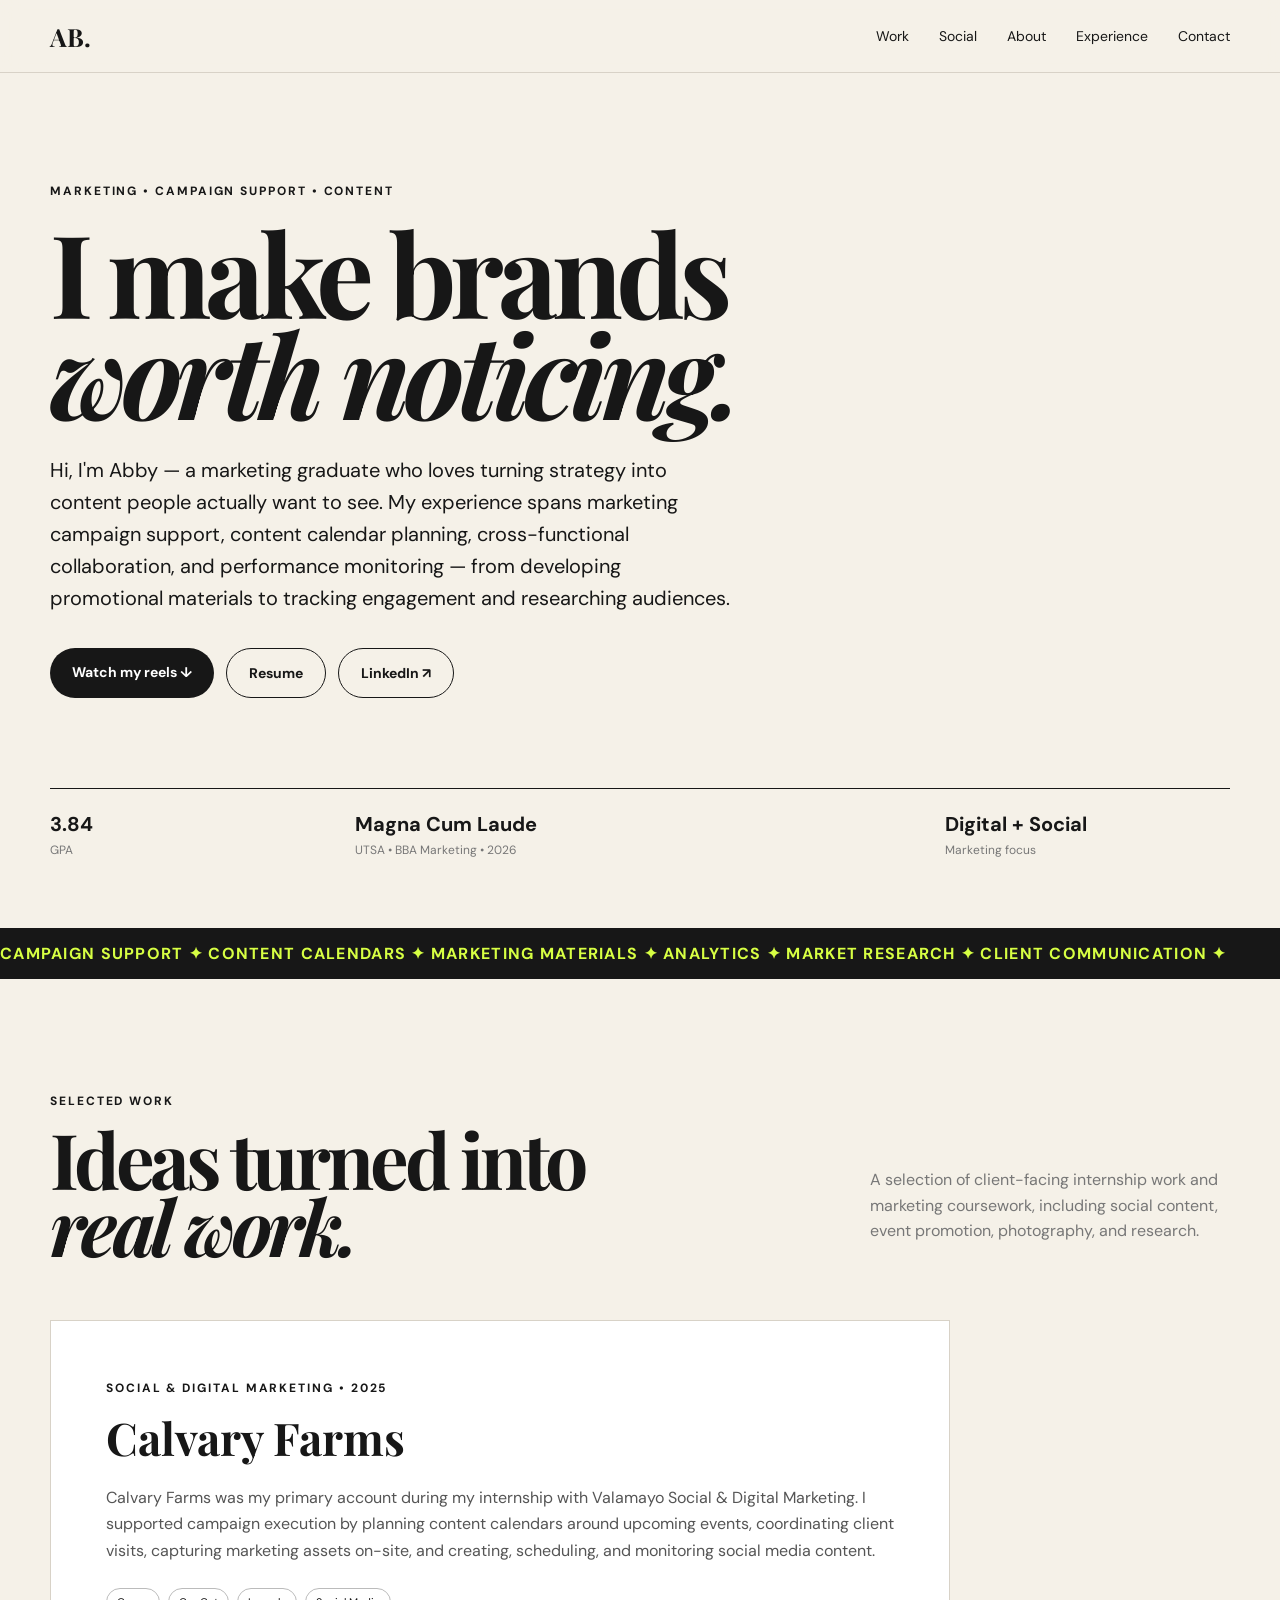
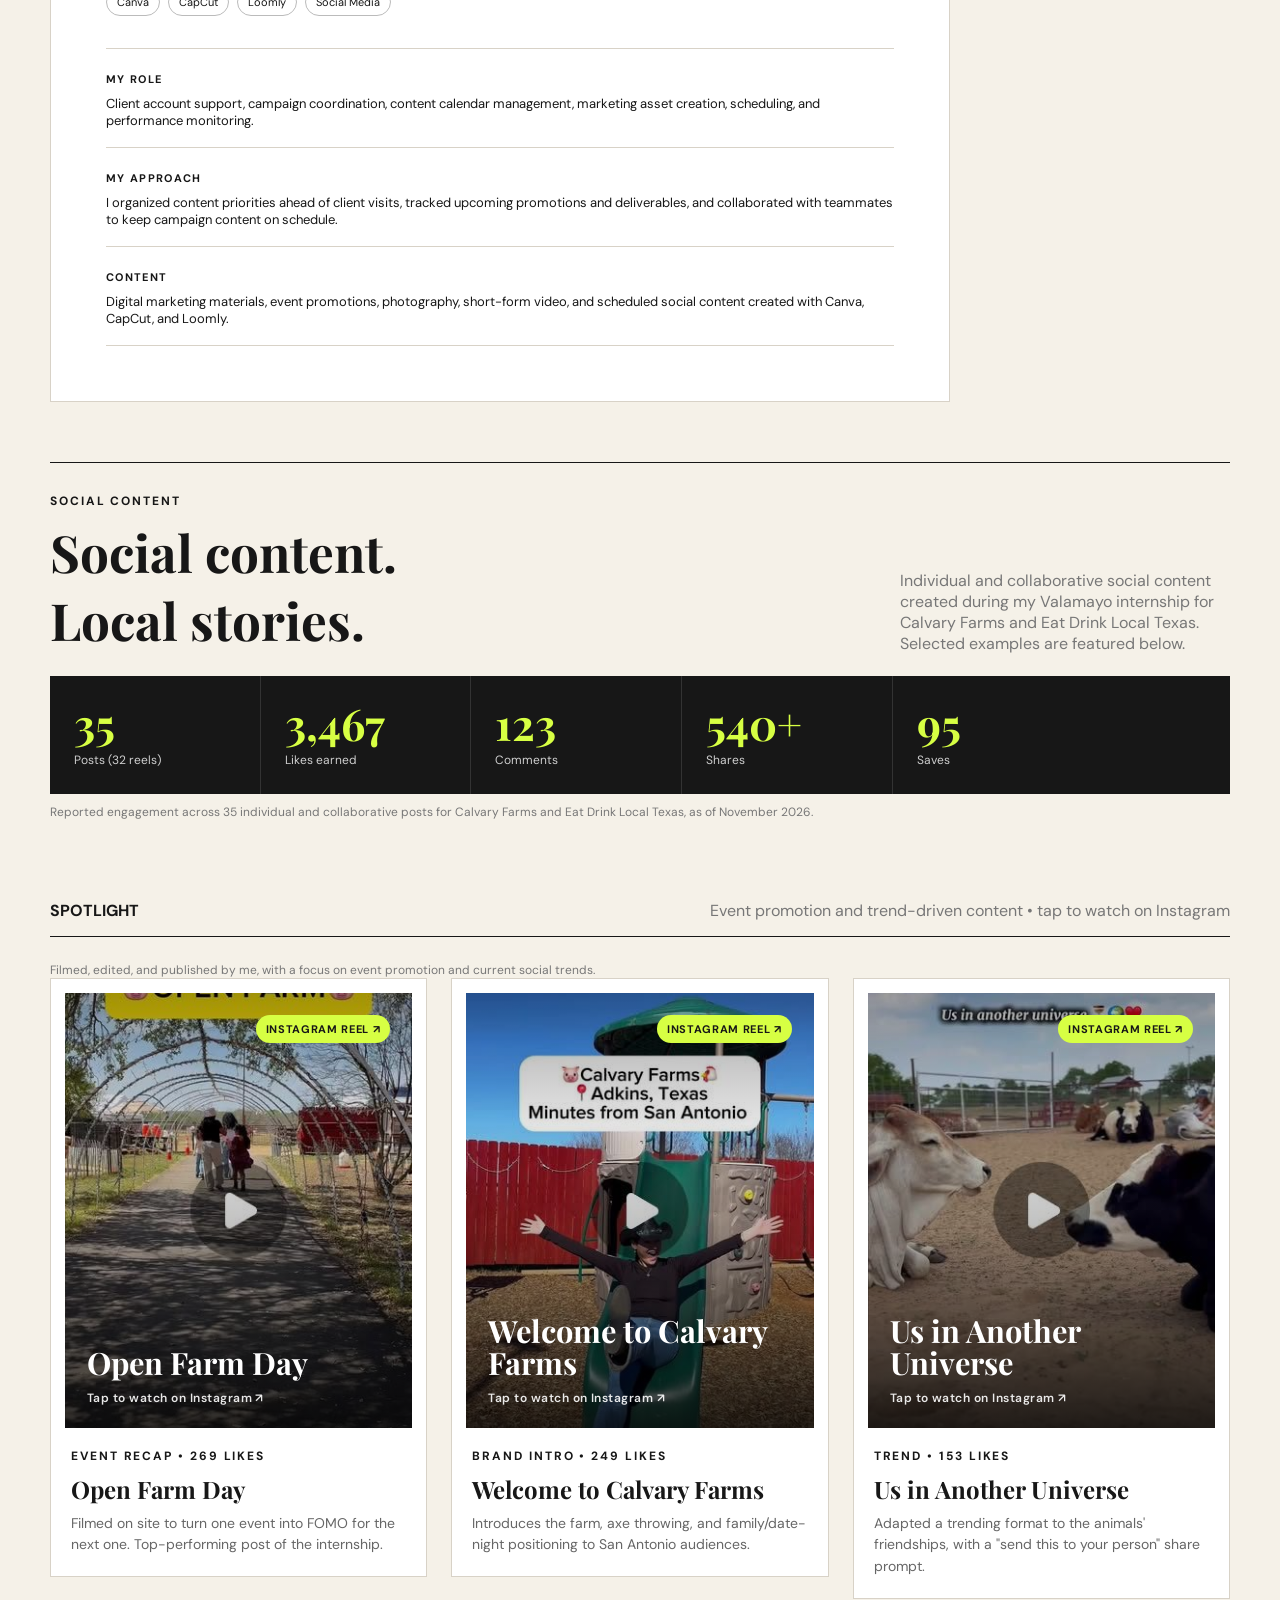
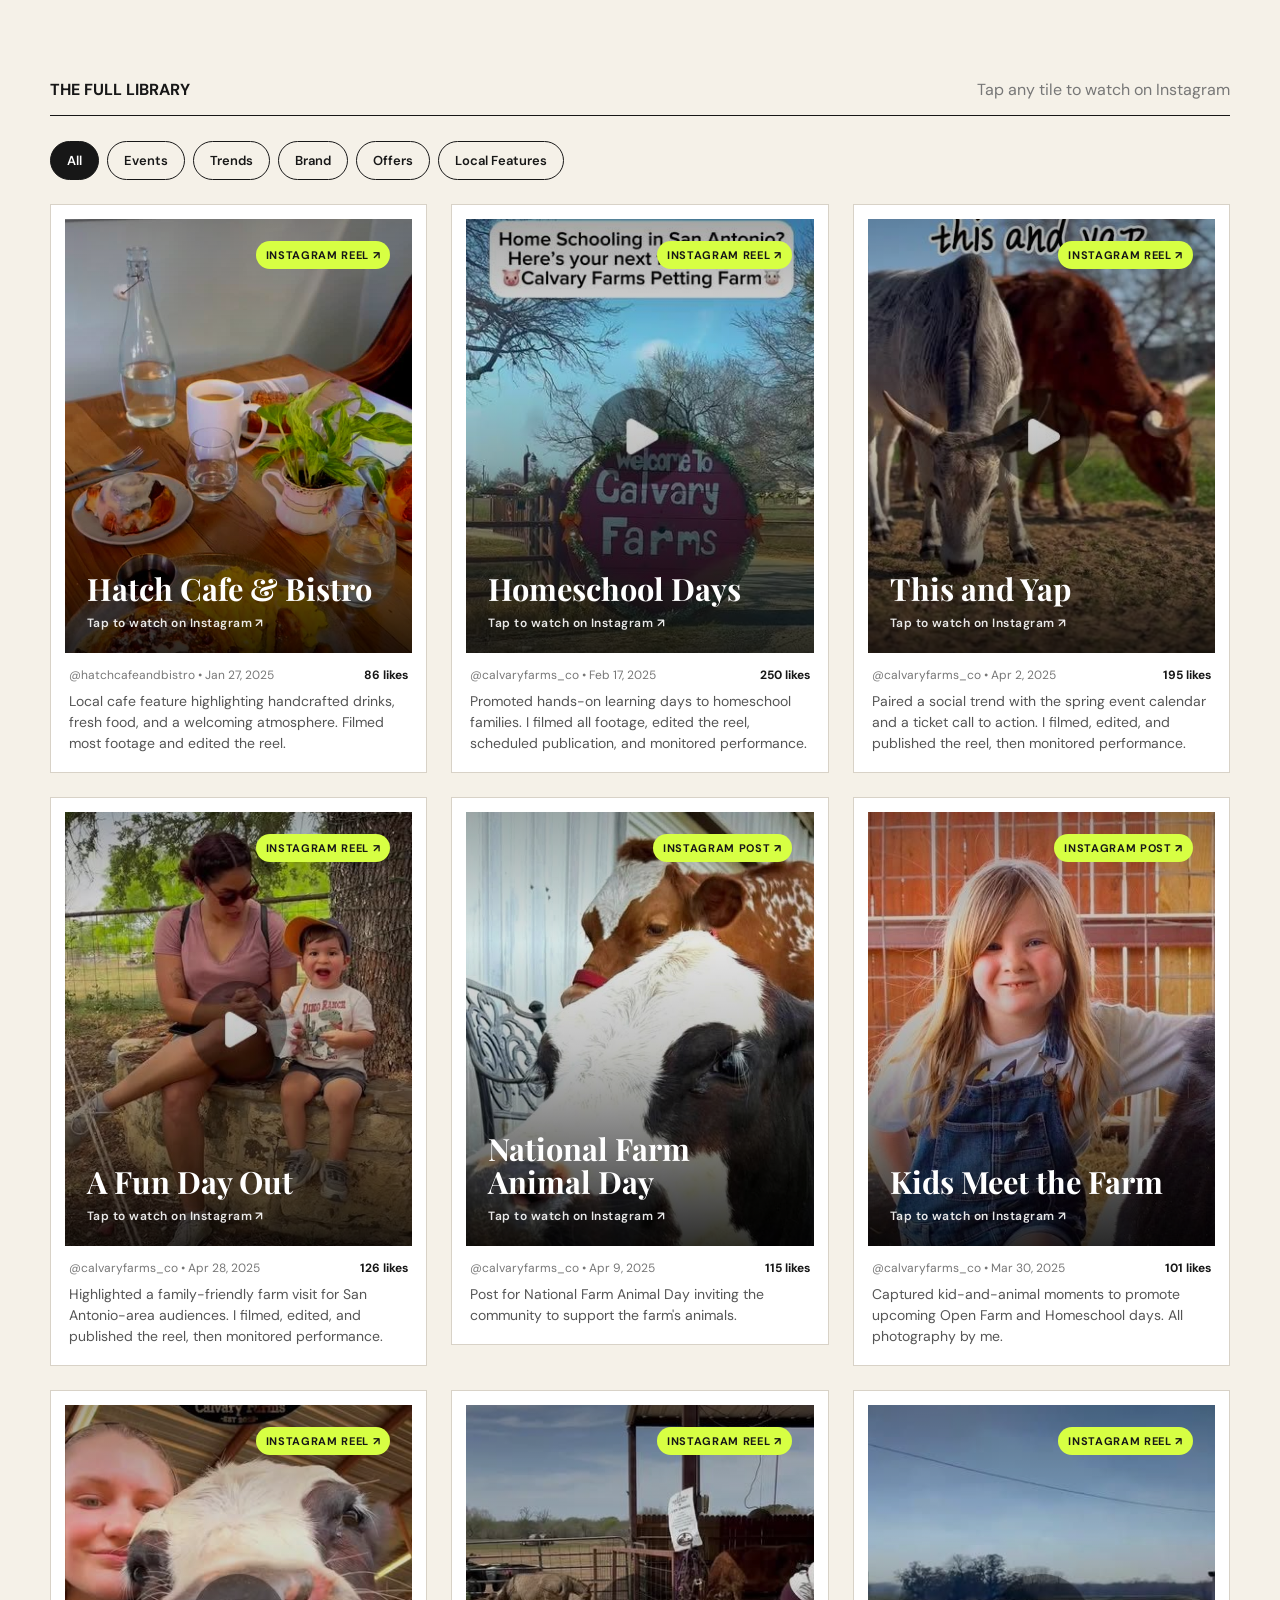
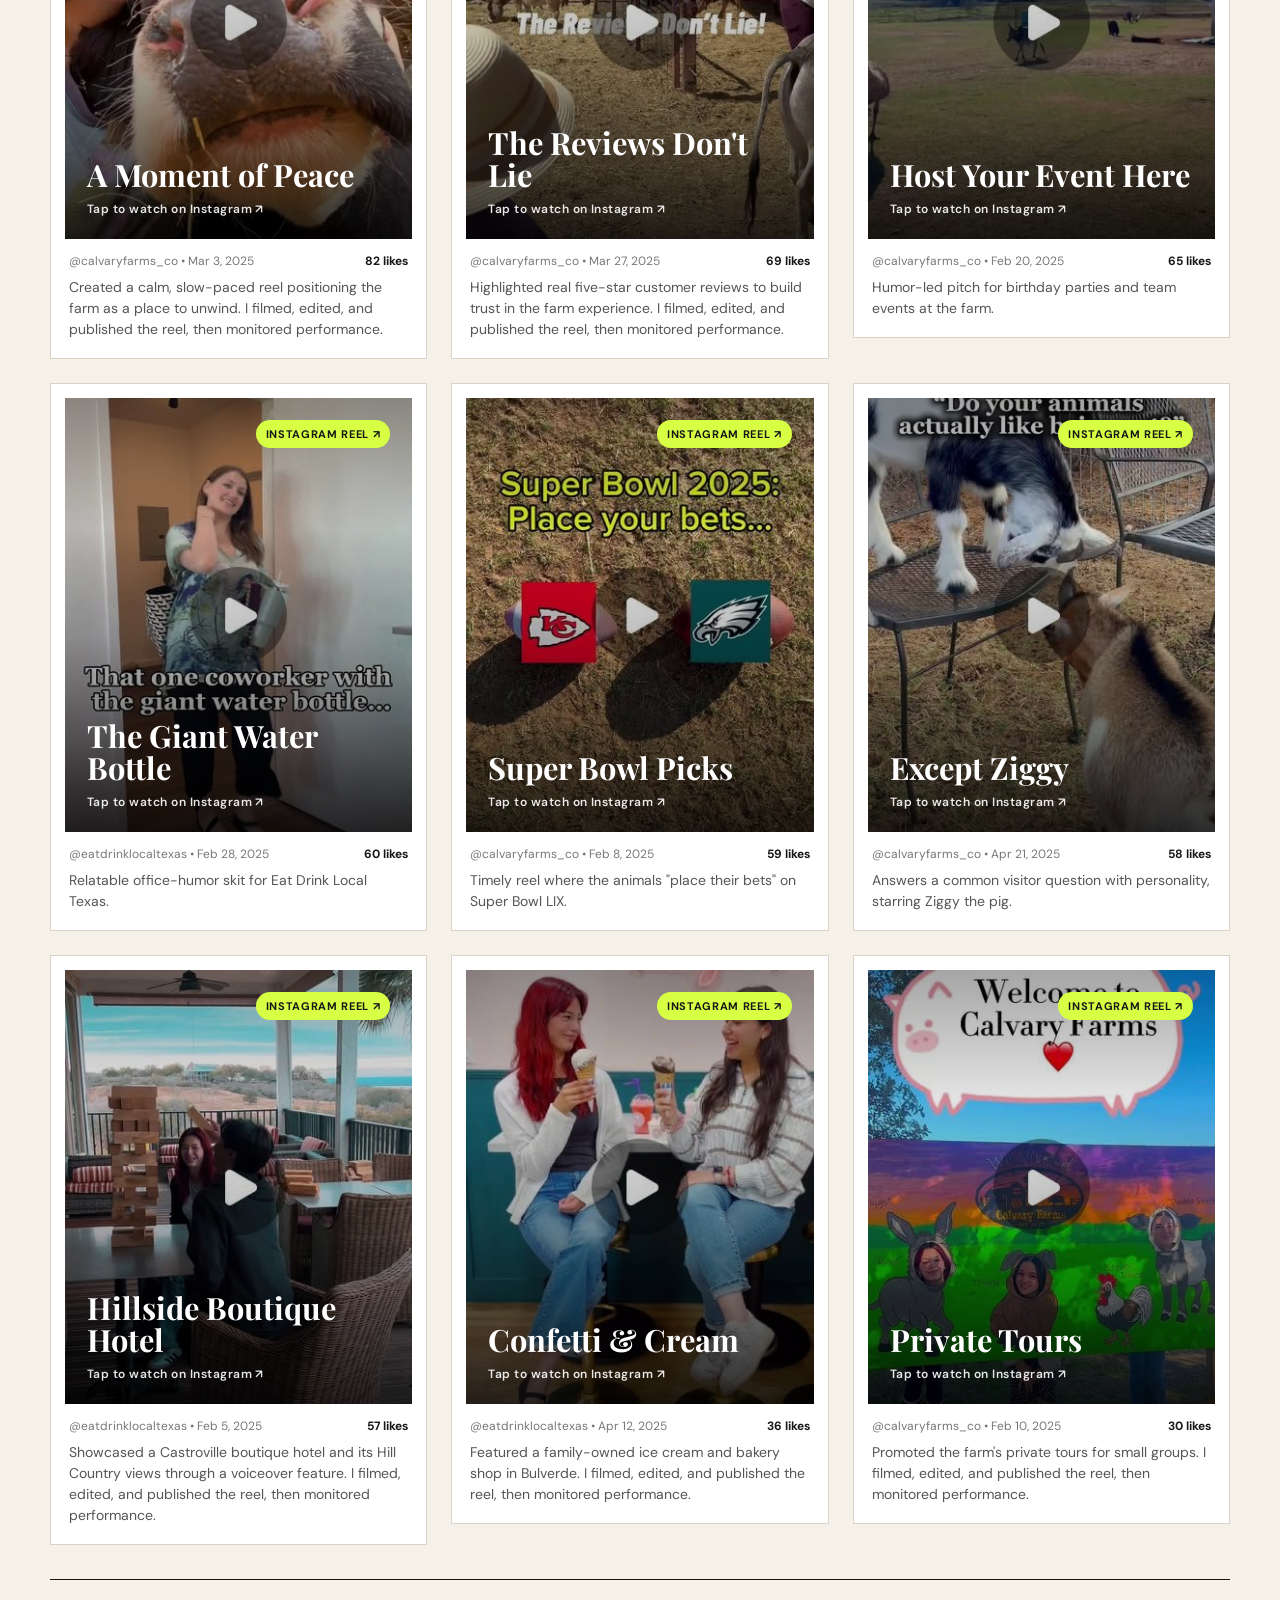
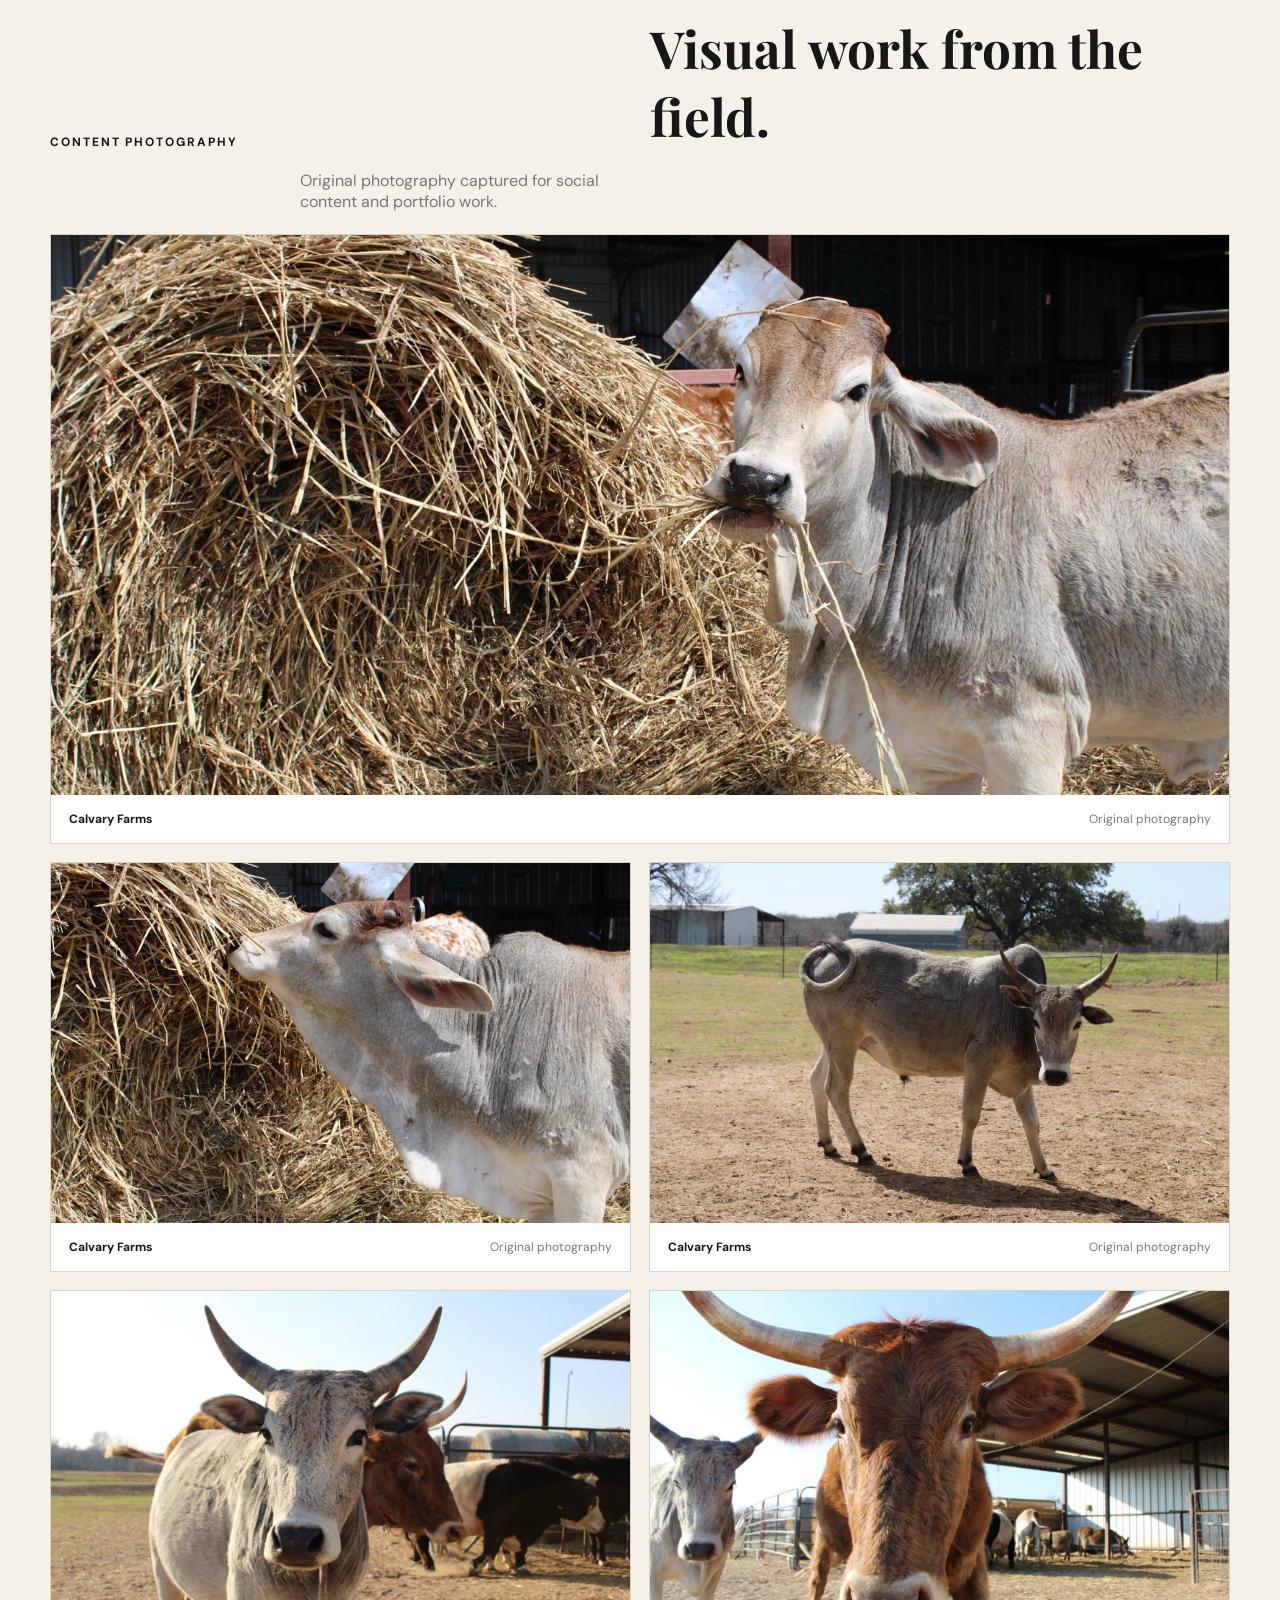
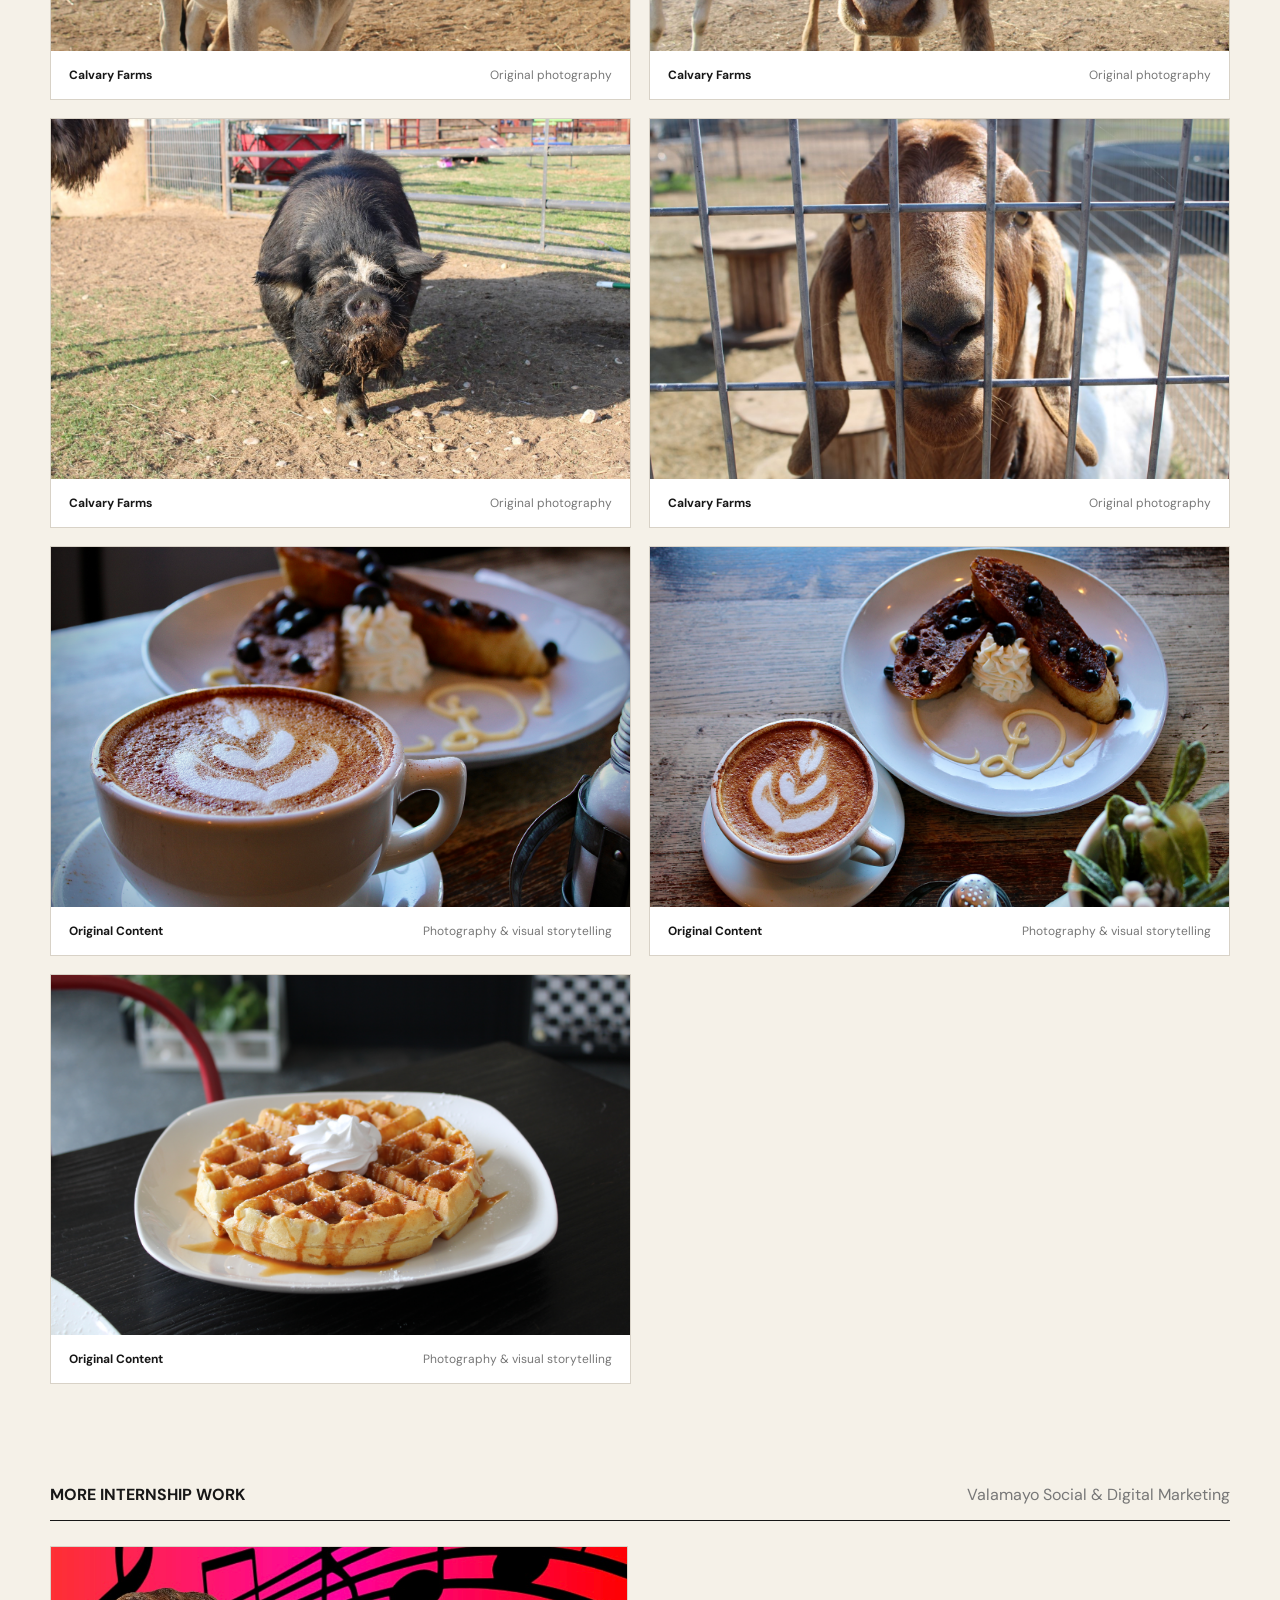
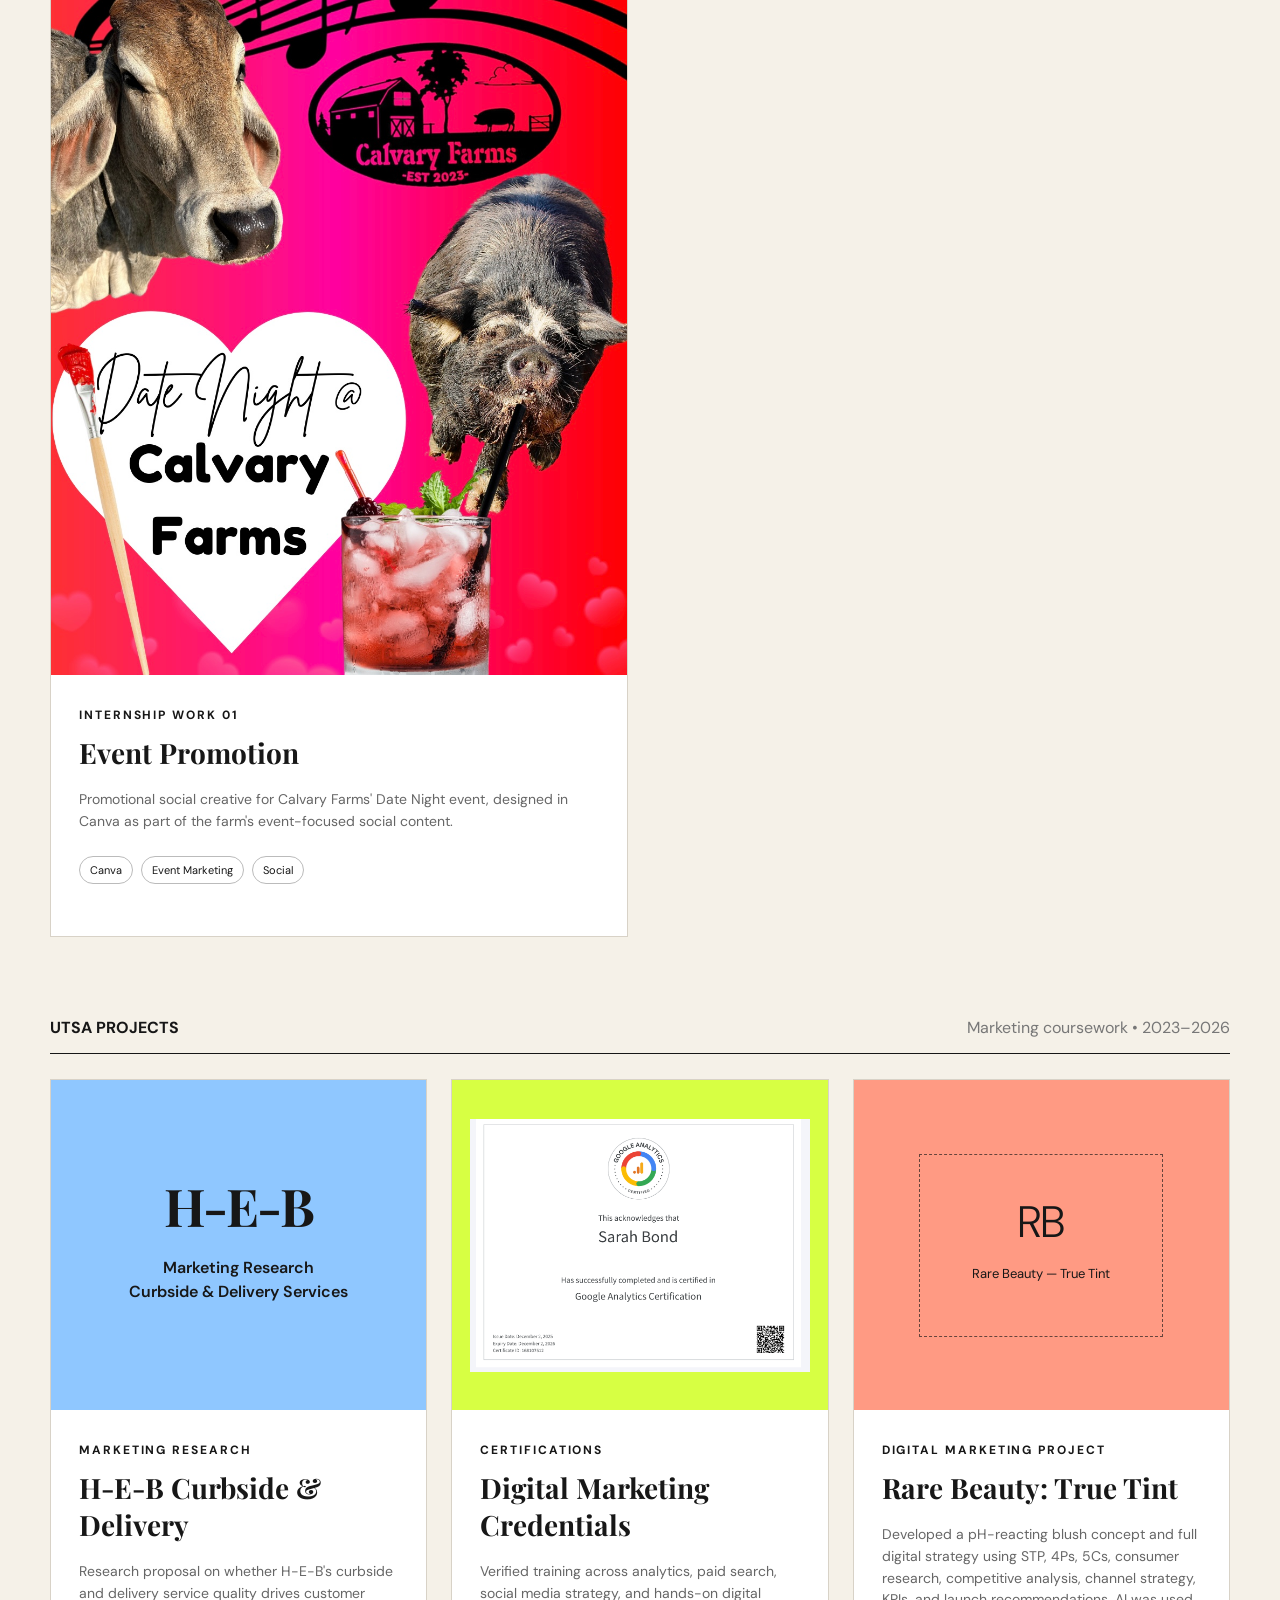
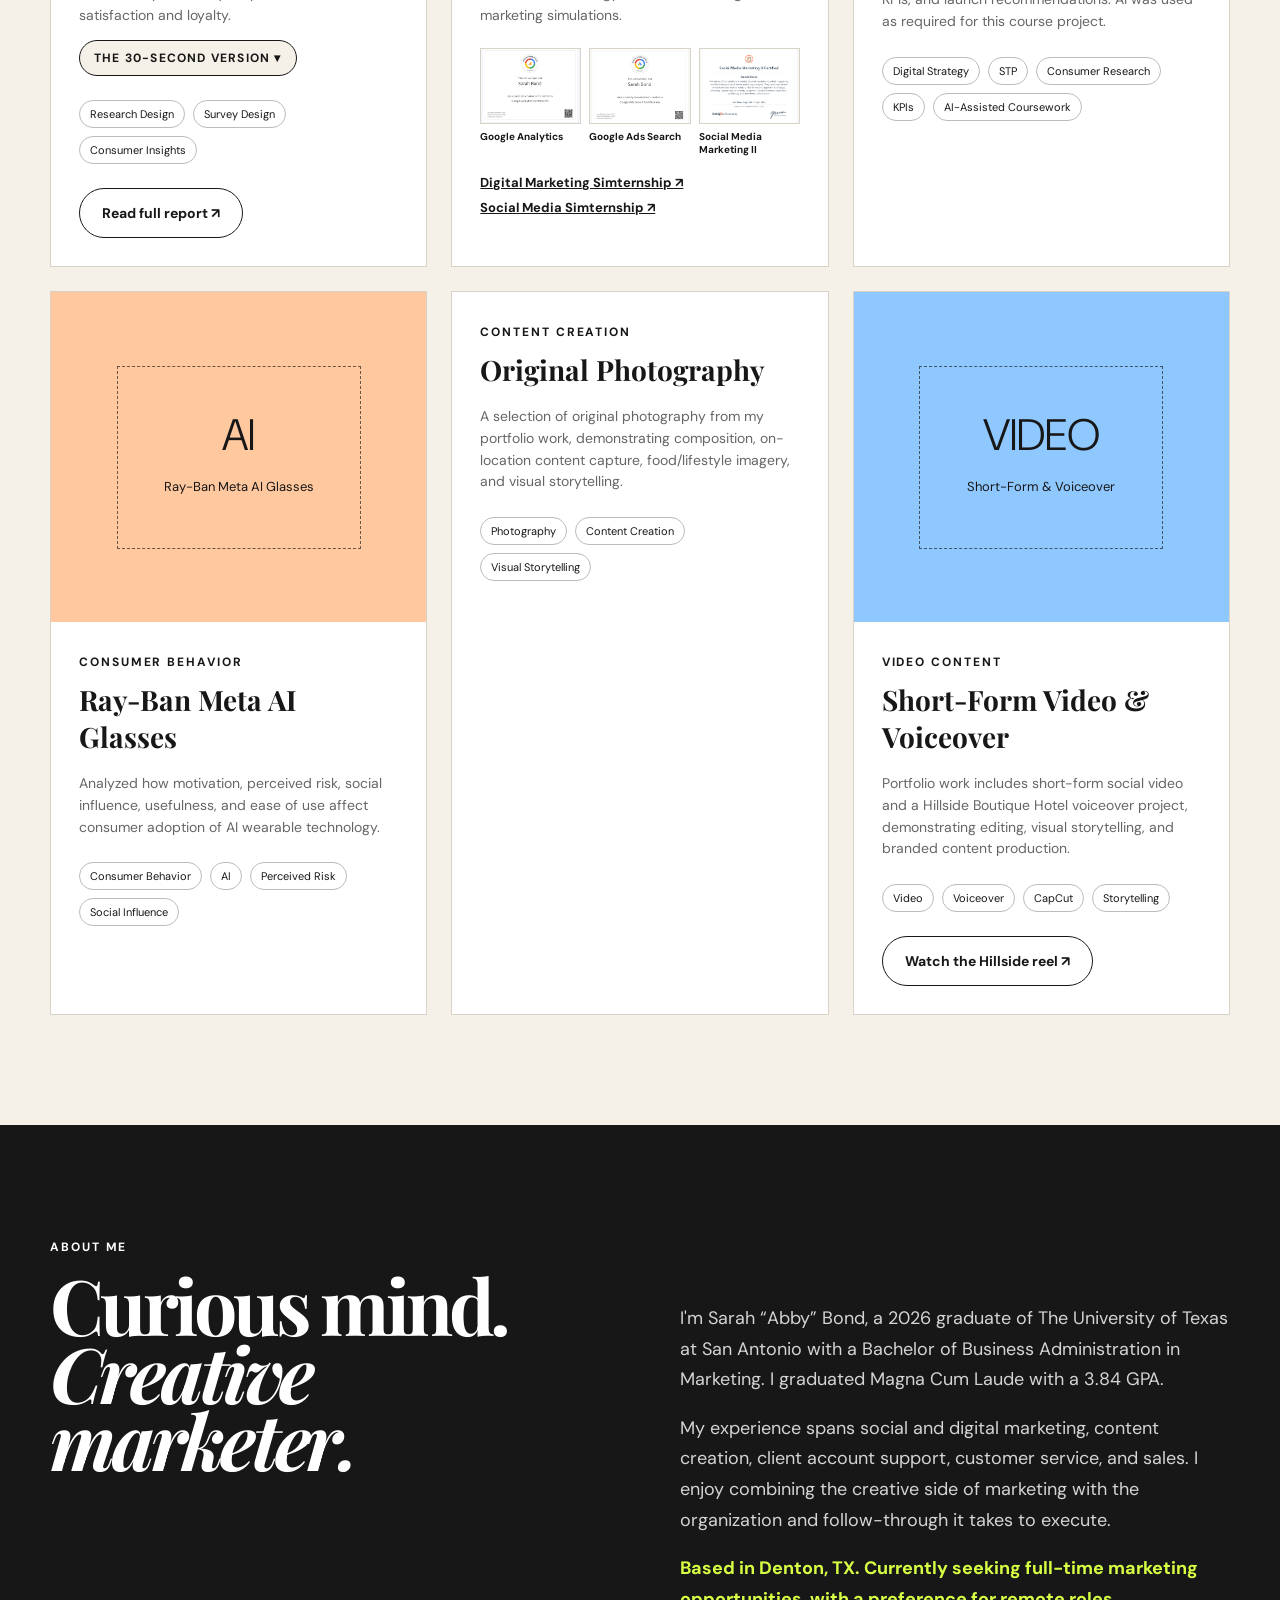
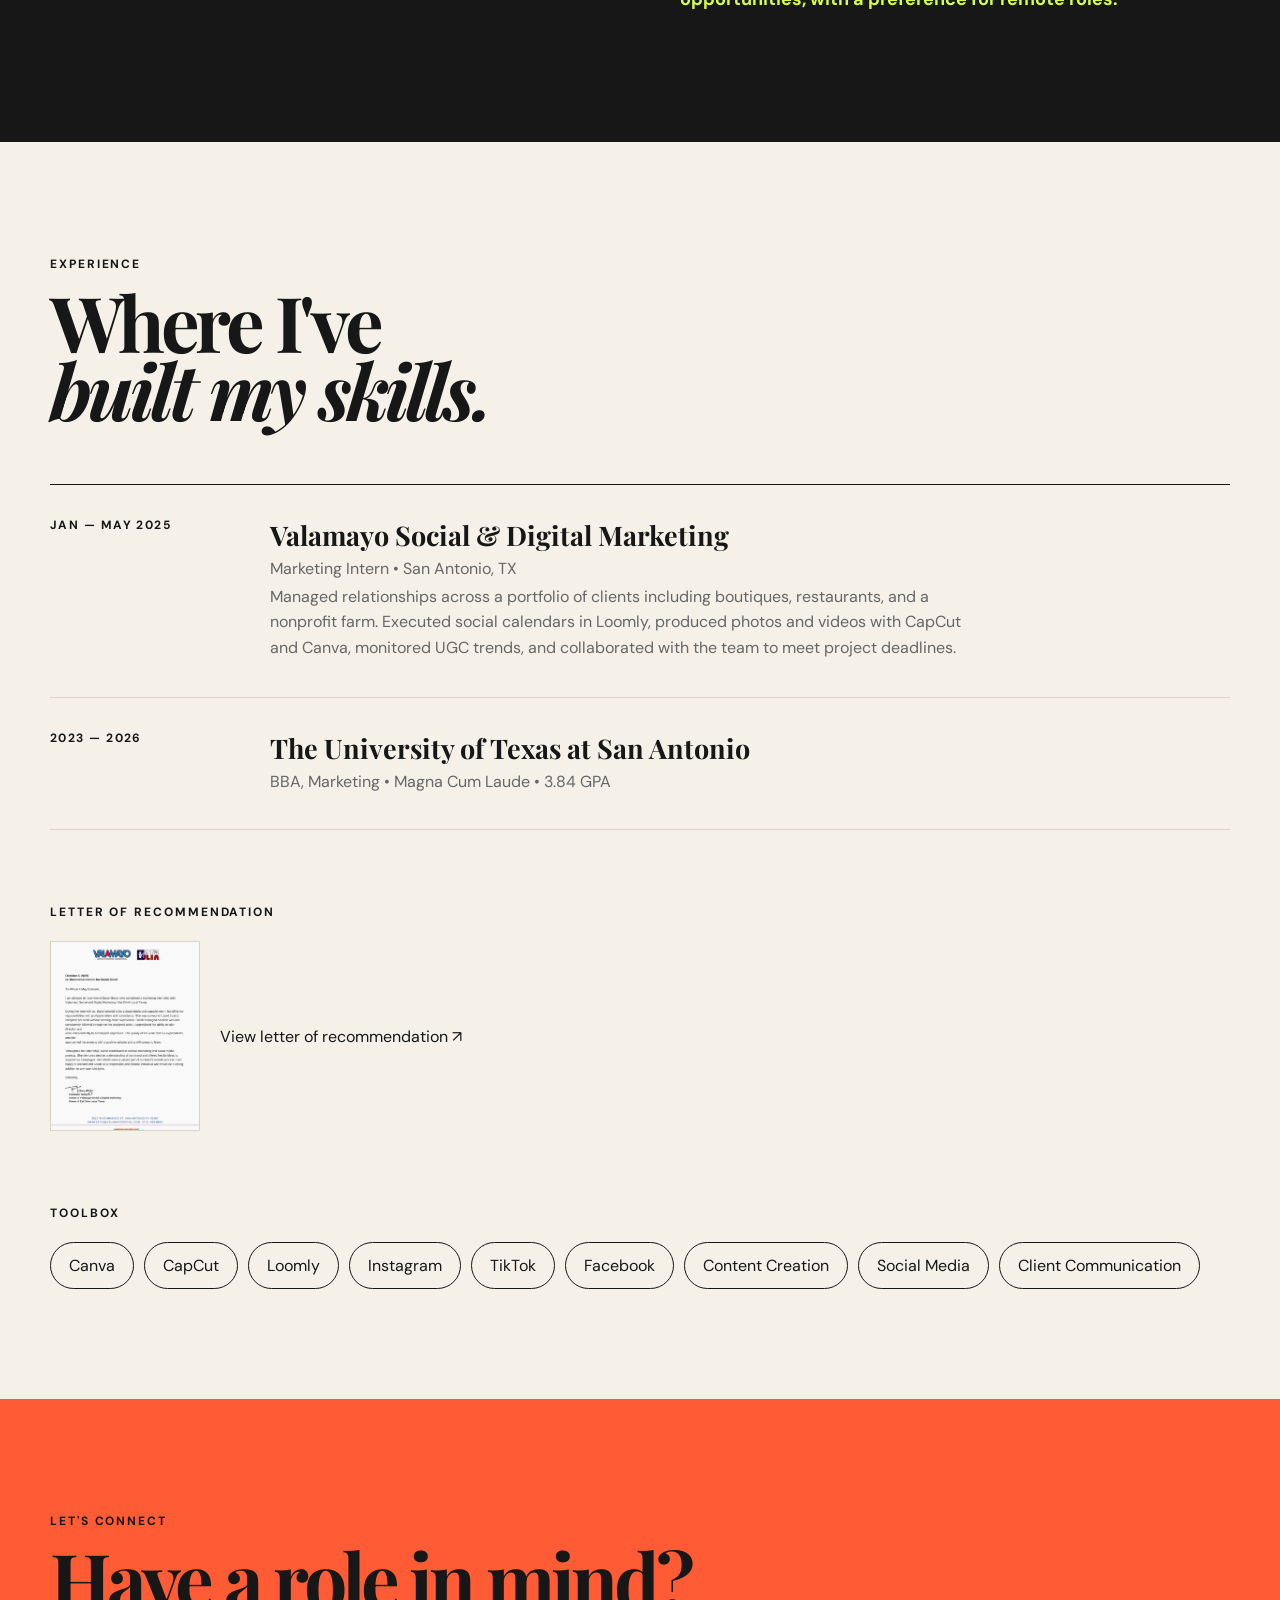
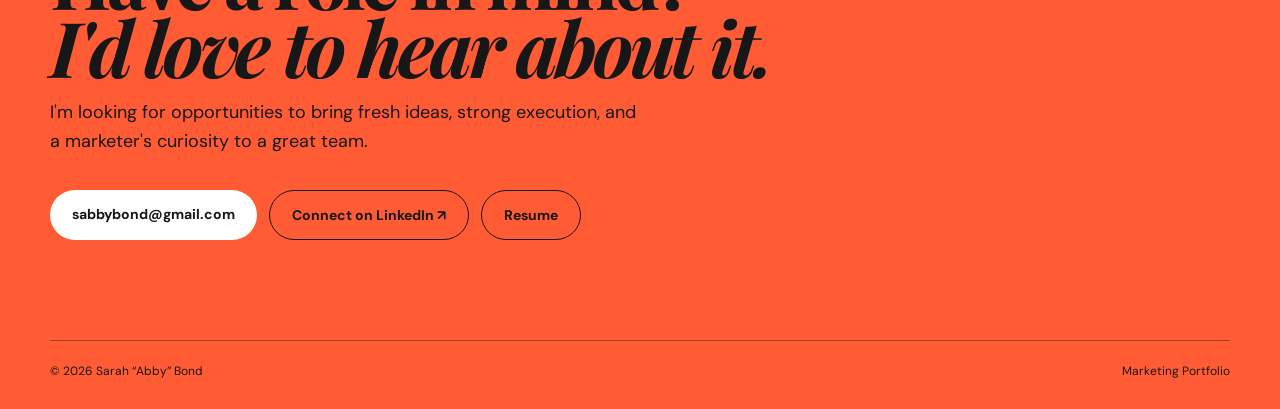
<file: index.html>
<!DOCTYPE html>
<html lang="en">
<head>
  <meta charset="UTF-8">
  <meta name="viewport" content="width=device-width, initial-scale=1.0">
  <meta name="description" content="Sarah Abby Bond — marketing portfolio featuring digital marketing, social media, content creation, and campaign work.">
  <title>Abby Bond | Marketing Portfolio</title>
  <link rel="preconnect" href="https://fonts.googleapis.com">
  <link rel="preconnect" href="https://fonts.gstatic.com" crossorigin>
  <link href="https://fonts.googleapis.com/css2?family=DM+Sans:wght@400;500;600;700&family=Playfair+Display:ital,wght@0,700;1,700&display=swap" rel="stylesheet">
  <link rel="stylesheet" href="style.css?v=4">
</head>
<body>
  <header class="nav-wrap">
    <nav class="nav container">
      <a class="brand" href="#top">AB.</a>
      <button class="menu-btn" aria-label="Toggle navigation" aria-expanded="false">Menu</button>
      <div class="nav-links">
        <a href="#work">Work</a><a href="#social">Social</a><a href="#about">About</a><a href="#experience">Experience</a><a href="#contact">Contact</a>
      </div>
    </nav>
  </header>

  <main id="top">
    <section class="hero container">
      <div class="eyebrow">MARKETING • CAMPAIGN SUPPORT • CONTENT</div>
      <h1>I make brands<br><em>worth noticing.</em></h1>
      <p class="hero-copy">Hi, I'm Abby — a marketing graduate who loves turning strategy into content people actually want to see. My experience spans marketing campaign support, content calendar planning, cross-functional collaboration, and performance monitoring — from developing promotional materials to tracking engagement and researching audiences.</p>
      <div class="hero-actions">
        <a class="button primary" href="#social">Watch my reels ↓</a>
        <a class="button ghost" href="assets/documents/Abby-Bond-Resume-Current.pdf" target="_blank">Resume</a>
        <a class="button ghost" href="https://www.linkedin.com/in/abbybond/" target="_blank" rel="noopener">LinkedIn ↗</a>
      </div>
      <div class="hero-stats">
        <div><strong>3.84</strong><span>GPA</span></div>
        <div><strong>Magna Cum Laude</strong><span>UTSA • BBA Marketing • 2026</span></div>
        <div><strong>Digital + Social</strong><span>Marketing focus</span></div>
      </div>
    </section>

    <section class="ticker" aria-label="Skills">
      <div>CAMPAIGN SUPPORT ✦ CONTENT CALENDARS ✦ MARKETING MATERIALS ✦ ANALYTICS ✦ MARKET RESEARCH ✦ CLIENT COMMUNICATION ✦</div>
    </section>

    <section id="work" class="section container">
      <div class="section-heading">
        <div><span class="kicker">SELECTED WORK</span><h2>Ideas turned into<br><em>real work.</em></h2></div>
        <p>A selection of client-facing internship work and marketing coursework, including social content, event promotion, photography, and research.</p>
      </div>

      <article class="feature-card calvary-feature text-only-feature">
        <div class="project-info">
          <span class="project-type">SOCIAL & DIGITAL MARKETING • 2025</span>
          <h3>Calvary Farms</h3>
          <p>Calvary Farms was my primary account during my internship with Valamayo Social & Digital Marketing. I supported campaign execution by planning content calendars around upcoming events, coordinating client visits, capturing marketing assets on-site, and creating, scheduling, and monitoring social media content.</p>
          <div class="tags"><span>Canva</span><span>CapCut</span><span>Loomly</span><span>Social Media</span></div>
          <div class="case-grid">
            <div><b>MY ROLE</b><p>Client account support, campaign coordination, content calendar management, marketing asset creation, scheduling, and performance monitoring.</p></div>
            <div><b>MY APPROACH</b><p>I organized content priorities ahead of client visits, tracked upcoming promotions and deliverables, and collaborated with teammates to keep campaign content on schedule.</p></div>
            <div><b>CONTENT</b><p>Digital marketing materials, event promotions, photography, short-form video, and scheduled social content created with Canva, CapCut, and Loomly.</p></div>
          </div>
        </div>
      </article>

      <section id="social" class="social-section" aria-label="Social content">
        <div class="gallery-heading"><div><span class="kicker">SOCIAL CONTENT</span><h3>Social content.<br>Local stories.</h3></div><p>Individual and collaborative social content created during my Valamayo internship for Calvary Farms and Eat Drink Local Texas. Selected examples are featured below.</p></div>

        <div class="results-bar">
          <div><strong>35</strong><span>Posts (32 reels)</span></div>
          <div><strong>3,467</strong><span>Likes earned</span></div>
          <div><strong>123</strong><span>Comments</span></div>
          <div><strong>540+</strong><span>Shares</span></div>
          <div><strong>95</strong><span>Saves</span></div>
        </div>
        <p class="results-note">Reported engagement across 35 individual and collaborative posts for Calvary Farms and Eat Drink Local Texas, as of November 2026.</p>

        <div class="subhead"><span>SPOTLIGHT</span><p>Event promotion and trend-driven content • tap to watch on Instagram</p></div>
        <p class="results-note">Filmed, edited, and published by me, with a focus on event promotion and current social trends.</p>
        <div class="featured-reels">
          <figure class="featured-reel">
            <a class="reel-tile has-cover" style="background-image:url('assets/images/reels/reel-DHMiD9bpwXk.jpg')" href="https://www.instagram.com/reel/DHMiD9bpwXk/" target="_blank" rel="noopener" aria-label="Watch Open Farm Day on Instagram (opens in a new tab)"><span class="reel-play">▶</span><span class="ig-badge">Instagram Reel ↗</span><span>Open Farm Day<small>Tap to watch on Instagram ↗</small></span></a>
            <figcaption><span class="project-type">EVENT RECAP • 269 LIKES</span><b>Open Farm Day</b><p>Filmed on site to turn one event into FOMO for the next one. Top-performing post of the internship.</p></figcaption>
          </figure>
          <figure class="featured-reel">
            <a class="reel-tile has-cover" style="background-image:url('assets/images/reels/reel-DFn58pGqz2n.jpg')" href="https://www.instagram.com/reel/DFn58pGqz2n/" target="_blank" rel="noopener" aria-label="Watch Welcome to Calvary Farms on Instagram (opens in a new tab)"><span class="reel-play">▶</span><span class="ig-badge">Instagram Reel ↗</span><span>Welcome to Calvary Farms<small>Tap to watch on Instagram ↗</small></span></a>
            <figcaption><span class="project-type">BRAND INTRO • 249 LIKES</span><b>Welcome to Calvary Farms</b><p>Introduces the farm, axe throwing, and family/date-night positioning to San Antonio audiences.</p></figcaption>
          </figure>
          <figure class="featured-reel">
            <a class="reel-tile has-cover" style="background-image:url('assets/images/reels/reel-DIyWKDds1rV.jpg')" href="https://www.instagram.com/reel/DIyWKDds1rV/" target="_blank" rel="noopener" aria-label="Watch Us in Another Universe on Instagram (opens in a new tab)"><span class="reel-play">▶</span><span class="ig-badge">Instagram Reel ↗</span><span>Us in Another Universe<small>Tap to watch on Instagram ↗</small></span></a>
            <figcaption><span class="project-type">TREND • 153 LIKES</span><b>Us in Another Universe</b><p>Adapted a trending format to the animals' friendships, with a "send this to your person" share prompt.</p></figcaption>
          </figure>
        </div>

        <div class="subhead"><span>THE FULL LIBRARY</span><p>Tap any tile to watch on Instagram</p></div>
        <div class="reel-filters" role="group" aria-label="Filter reels">
          <button class="active" data-filter="all">All</button><button data-filter="events">Events</button><button data-filter="trends">Trends</button><button data-filter="brand">Brand</button><button data-filter="offers">Offers</button><button data-filter="local">Local Features</button>
        </div>
        <div class="reel-grid">
          <article class="reel-card" data-cat="local" data-url="https://www.instagram.com/reel/DFVp969vEr8/"><a class="reel-tile has-cover" style="background-image:url('assets/images/reels/reel-DFVp969vEr8.jpg')" href="https://www.instagram.com/reel/DFVp969vEr8/" target="_blank" rel="noopener" aria-label="Watch Hatch Cafe &amp; Bistro on Instagram (opens in a new tab)"><span class="reel-play">▶</span><span class="ig-badge">Instagram Reel ↗</span><span>Hatch Cafe &amp; Bistro<small>Tap to watch on Instagram ↗</small></span></a><div class="reel-meta"><span>@hatchcafeandbistro • Jan 27, 2025</span><b>86 likes</b></div><p>Local cafe feature highlighting handcrafted drinks, fresh food, and a welcoming atmosphere. Filmed most footage and edited the reel.</p></article>
<article class="reel-card" data-cat="offers" data-url="https://www.instagram.com/reel/DGLhFstNu9Y/"><a class="reel-tile has-cover" style="background-image:url('assets/images/reels/reel-DGLhFstNu9Y.jpg')" href="https://www.instagram.com/reel/DGLhFstNu9Y/" target="_blank" rel="noopener" aria-label="Watch Homeschool Days on Instagram (opens in a new tab)"><span class="reel-play">▶</span><span class="ig-badge">Instagram Reel ↗</span><span>Homeschool Days<small>Tap to watch on Instagram ↗</small></span></a><div class="reel-meta"><span>@calvaryfarms_co • Feb 17, 2025</span><b>250 likes</b></div><p>Promoted hands-on learning days to homeschool families. I filmed all footage, edited the reel, scheduled publication, and monitored performance.</p></article>
          <article class="reel-card" data-cat="trends" data-url="https://www.instagram.com/reel/DH8tPsjyFLh/"><a class="reel-tile has-cover" style="background-image:url('assets/images/reels/reel-DH8tPsjyFLh.jpg')" href="https://www.instagram.com/reel/DH8tPsjyFLh/" target="_blank" rel="noopener" aria-label="Watch This and Yap on Instagram (opens in a new tab)"><span class="reel-play">▶</span><span class="ig-badge">Instagram Reel ↗</span><span>This and Yap<small>Tap to watch on Instagram ↗</small></span></a><div class="reel-meta"><span>@calvaryfarms_co • Apr 2, 2025</span><b>195 likes</b></div><p>Paired a social trend with the spring event calendar and a ticket call to action. I filmed, edited, and published the reel, then monitored performance.</p></article>
          <article class="reel-card" data-cat="brand" data-url="https://www.instagram.com/reel/DI_OIqDpZNv/"><a class="reel-tile has-cover" style="background-image:url('assets/images/reels/reel-DI_OIqDpZNv.jpg')" href="https://www.instagram.com/reel/DI_OIqDpZNv/" target="_blank" rel="noopener" aria-label="Watch A Fun Day Out on Instagram (opens in a new tab)"><span class="reel-play">▶</span><span class="ig-badge">Instagram Reel ↗</span><span>A Fun Day Out<small>Tap to watch on Instagram ↗</small></span></a><div class="reel-meta"><span>@calvaryfarms_co • Apr 28, 2025</span><b>126 likes</b></div><p>Highlighted a family-friendly farm visit for San Antonio-area audiences. I filmed, edited, and published the reel, then monitored performance.</p></article>
          <article class="reel-card" data-cat="events" data-url="https://www.instagram.com/p/DIOzPWkJ17o/"><a class="reel-tile has-cover" style="background-image:url('assets/images/reels/reel-DIOzPWkJ17o.jpg')" href="https://www.instagram.com/p/DIOzPWkJ17o/" target="_blank" rel="noopener" aria-label="Watch National Farm Animal Day on Instagram (opens in a new tab)"><span class="reel-play">▶</span><span class="ig-badge">Instagram Post ↗</span><span>National Farm Animal Day<small>Tap to watch on Instagram ↗</small></span></a><div class="reel-meta"><span>@calvaryfarms_co • Apr 9, 2025</span><b>115 likes</b></div><p>Post for National Farm Animal Day inviting the community to support the farm's animals.</p></article>
          <article class="reel-card" data-cat="events" data-url="https://www.instagram.com/p/DH03zmFM1ED/"><a class="reel-tile has-cover" style="background-image:url('assets/images/reels/reel-DH03zmFM1ED.jpg')" href="https://www.instagram.com/p/DH03zmFM1ED/" target="_blank" rel="noopener" aria-label="Watch Kids Meet the Farm on Instagram (opens in a new tab)"><span class="reel-play">▶</span><span class="ig-badge">Instagram Post ↗</span><span>Kids Meet the Farm<small>Tap to watch on Instagram ↗</small></span></a><div class="reel-meta"><span>@calvaryfarms_co • Mar 30, 2025</span><b>101 likes</b></div><p>Captured kid-and-animal moments to promote upcoming Open Farm and Homeschool days. All photography by me.</p></article>
          <article class="reel-card" data-cat="brand" data-url="https://www.instagram.com/reel/DGwQdtcPXvZ/"><a class="reel-tile has-cover" style="background-image:url('assets/images/reels/reel-DGwQdtcPXvZ.jpg')" href="https://www.instagram.com/reel/DGwQdtcPXvZ/" target="_blank" rel="noopener" aria-label="Watch A Moment of Peace on Instagram (opens in a new tab)"><span class="reel-play">▶</span><span class="ig-badge">Instagram Reel ↗</span><span>A Moment of Peace<small>Tap to watch on Instagram ↗</small></span></a><div class="reel-meta"><span>@calvaryfarms_co • Mar 3, 2025</span><b>82 likes</b></div><p>Created a calm, slow-paced reel positioning the farm as a place to unwind. I filmed, edited, and published the reel, then monitored performance.</p></article>
          <article class="reel-card" data-cat="brand" data-url="https://www.instagram.com/reel/DHtk69hPPKt/"><a class="reel-tile has-cover" style="background-image:url('assets/images/reels/reel-DHtk69hPPKt.jpg')" href="https://www.instagram.com/reel/DHtk69hPPKt/" target="_blank" rel="noopener" aria-label="Watch The Reviews Don't Lie on Instagram (opens in a new tab)"><span class="reel-play">▶</span><span class="ig-badge">Instagram Reel ↗</span><span>The Reviews Don't Lie<small>Tap to watch on Instagram ↗</small></span></a><div class="reel-meta"><span>@calvaryfarms_co • Mar 27, 2025</span><b>69 likes</b></div><p>Highlighted real five-star customer reviews to build trust in the farm experience. I filmed, edited, and published the reel, then monitored performance.</p></article>
          <article class="reel-card" data-cat="offers" data-url="https://www.instagram.com/reel/DGTIsobK7BF/"><a class="reel-tile has-cover" style="background-image:url('assets/images/reels/reel-DGTIsobK7BF.jpg')" href="https://www.instagram.com/reel/DGTIsobK7BF/" target="_blank" rel="noopener" aria-label="Watch Host Your Event Here on Instagram (opens in a new tab)"><span class="reel-play">▶</span><span class="ig-badge">Instagram Reel ↗</span><span>Host Your Event Here<small>Tap to watch on Instagram ↗</small></span></a><div class="reel-meta"><span>@calvaryfarms_co • Feb 20, 2025</span><b>65 likes</b></div><p>Humor-led pitch for birthday parties and team events at the farm.</p></article>
          <article class="reel-card" data-cat="trends" data-url="https://www.instagram.com/reel/DGnaLJ6vmlT/"><a class="reel-tile has-cover" style="background-image:url('assets/images/reels/reel-DGnaLJ6vmlT.jpg')" href="https://www.instagram.com/reel/DGnaLJ6vmlT/" target="_blank" rel="noopener" aria-label="Watch The Giant Water Bottle on Instagram (opens in a new tab)"><span class="reel-play">▶</span><span class="ig-badge">Instagram Reel ↗</span><span>The Giant Water Bottle<small>Tap to watch on Instagram ↗</small></span></a><div class="reel-meta"><span>@eatdrinklocaltexas • Feb 28, 2025</span><b>60 likes</b></div><p>Relatable office-humor skit for Eat Drink Local Texas.</p></article>
          <article class="reel-card" data-cat="trends" data-url="https://www.instagram.com/reel/DF0Rk6tPVaL/"><a class="reel-tile has-cover" style="background-image:url('assets/images/reels/reel-DF0Rk6tPVaL.jpg')" href="https://www.instagram.com/reel/DF0Rk6tPVaL/" target="_blank" rel="noopener" aria-label="Watch Super Bowl Picks on Instagram (opens in a new tab)"><span class="reel-play">▶</span><span class="ig-badge">Instagram Reel ↗</span><span>Super Bowl Picks<small>Tap to watch on Instagram ↗</small></span></a><div class="reel-meta"><span>@calvaryfarms_co • Feb 8, 2025</span><b>59 likes</b></div><p>Timely reel where the animals "place their bets" on Super Bowl LIX.</p></article>
          <article class="reel-card" data-cat="brand" data-url="https://www.instagram.com/reel/DItMkiMS4Ww/"><a class="reel-tile has-cover" style="background-image:url('assets/images/reels/reel-DItMkiMS4Ww.jpg')" href="https://www.instagram.com/reel/DItMkiMS4Ww/" target="_blank" rel="noopener" aria-label="Watch Except Ziggy on Instagram (opens in a new tab)"><span class="reel-play">▶</span><span class="ig-badge">Instagram Reel ↗</span><span>Except Ziggy<small>Tap to watch on Instagram ↗</small></span></a><div class="reel-meta"><span>@calvaryfarms_co • Apr 21, 2025</span><b>58 likes</b></div><p>Answers a common visitor question with personality, starring Ziggy the pig.</p></article>
          <article class="reel-card" data-cat="local" data-url="https://www.instagram.com/reel/DFsL3rBOjad/"><a class="reel-tile has-cover" style="background-image:url('assets/images/reels/reel-DFsL3rBOjad.jpg')" href="https://www.instagram.com/reel/DFsL3rBOjad/" target="_blank" rel="noopener" aria-label="Watch Hillside Boutique Hotel on Instagram (opens in a new tab)"><span class="reel-play">▶</span><span class="ig-badge">Instagram Reel ↗</span><span>Hillside Boutique Hotel<small>Tap to watch on Instagram ↗</small></span></a><div class="reel-meta"><span>@eatdrinklocaltexas • Feb 5, 2025</span><b>57 likes</b></div><p>Showcased a Castroville boutique hotel and its Hill Country views through a voiceover feature. I filmed, edited, and published the reel, then monitored performance.</p></article>
          <article class="reel-card" data-cat="local" data-url="https://www.instagram.com/reel/DIV6e1Ov4uT/"><a class="reel-tile has-cover" style="background-image:url('assets/images/reels/reel-DIV6e1Ov4uT.jpg')" href="https://www.instagram.com/reel/DIV6e1Ov4uT/" target="_blank" rel="noopener" aria-label="Watch Confetti &amp; Cream on Instagram (opens in a new tab)"><span class="reel-play">▶</span><span class="ig-badge">Instagram Reel ↗</span><span>Confetti &amp; Cream<small>Tap to watch on Instagram ↗</small></span></a><div class="reel-meta"><span>@eatdrinklocaltexas • Apr 12, 2025</span><b>36 likes</b></div><p>Featured a family-owned ice cream and bakery shop in Bulverde. I filmed, edited, and published the reel, then monitored performance.</p></article>
          <article class="reel-card" data-cat="offers" data-url="https://www.instagram.com/reel/DF5Y2TkJq0Z/"><a class="reel-tile has-cover" style="background-image:url('assets/images/reels/reel-DF5Y2TkJq0Z.jpg')" href="https://www.instagram.com/reel/DF5Y2TkJq0Z/" target="_blank" rel="noopener" aria-label="Watch Private Tours on Instagram (opens in a new tab)"><span class="reel-play">▶</span><span class="ig-badge">Instagram Reel ↗</span><span>Private Tours<small>Tap to watch on Instagram ↗</small></span></a><div class="reel-meta"><span>@calvaryfarms_co • Feb 10, 2025</span><b>30 likes</b></div><p>Promoted the farm's private tours for small groups. I filmed, edited, and published the reel, then monitored performance.</p></article>
        </div>
      </section>

      <section id="photography" class="portfolio-gallery" aria-label="Content photography">
        <div class="gallery-heading"><span class="kicker">CONTENT PHOTOGRAPHY</span><h3>Visual work from the field.</h3><p>Original photography captured for social content and portfolio work.</p></div>
        <div class="gallery-grid">
          <figure class="gallery-item gallery-item-featured"><img src="assets/images/calvary-farms-cow-hay.jpg" alt="Cow beside a hay bale at Calvary Farms" loading="lazy" ><figcaption><b>Calvary Farms</b><span>Original photography</span></figcaption></figure>
          <figure class="gallery-item"><img src="assets/images/calvary-farms-cow-feeding.jpg" alt="Cow eating hay at Calvary Farms" loading="lazy"><figcaption><b>Calvary Farms</b><span>Original photography</span></figcaption></figure>
          <figure class="gallery-item"><img src="assets/images/calvary-farms-cow-pasture.jpg" alt="Cow standing in a sunny pasture at Calvary Farms" loading="lazy"><figcaption><b>Calvary Farms</b><span>Original photography</span></figcaption></figure>
          <figure class="gallery-item"><img src="assets/images/calvary-farms-cattle.jpg" alt="Cattle photographed up close at Calvary Farms" loading="lazy"><figcaption><b>Calvary Farms</b><span>Original photography</span></figcaption></figure>
          <figure class="gallery-item"><img src="assets/images/calvary-farms-longhorn.jpg" alt="Longhorn facing the camera at Calvary Farms" loading="lazy"><figcaption><b>Calvary Farms</b><span>Original photography</span></figcaption></figure>
          <figure class="gallery-item"><img src="assets/images/calvary-farms-pig.jpg" alt="Pig exploring its enclosure at Calvary Farms" loading="lazy"><figcaption><b>Calvary Farms</b><span>Original photography</span></figcaption></figure>
          <figure class="gallery-item"><img src="assets/images/calvary-farms-goat.jpg" alt="Goat portrait at Calvary Farms" loading="lazy"><figcaption><b>Calvary Farms</b><span>Original photography</span></figcaption></figure>
          <figure class="gallery-item"><img src="assets/images/IMG_2871.jpg" alt="Original portfolio photography"><figcaption><b>Original Content</b><span>Photography & visual storytelling</span></figcaption></figure>
          <figure class="gallery-item"><img src="assets/images/IMG_2873.jpg" alt="Original portfolio photography"><figcaption><b>Original Content</b><span>Photography & visual storytelling</span></figcaption></figure>
          <figure class="gallery-item"><img src="assets/images/IMG_3330.JPG" alt="Original portfolio photography"><figcaption><b>Original Content</b><span>Photography & visual storytelling</span></figcaption></figure>
        </div>
      </section>

      <div class="subhead"><span>MORE INTERNSHIP WORK</span><p>Valamayo Social & Digital Marketing</p></div>
      <div class="project-grid">
        <article class="project-card">
          <div class="card-visual media-card"><img src="assets/images/Date%20Night%20%40%20Calvary%20Farms.png.jpg" alt="Date Night at Calvary Farms promotional graphic"></div>
          <div class="card-copy"><span>INTERNSHIP WORK 01</span><h3>Event Promotion</h3><p>Promotional social creative for Calvary Farms' Date Night event, designed in Canva as part of the farm's event-focused social content.</p><div class="tags"><span>Canva</span><span>Event Marketing</span><span>Social</span></div></div>
        </article>

      </div>

      <div class="subhead school"><span>UTSA PROJECTS</span><p>Marketing coursework • 2023–2026</p></div>
      <div class="project-grid three">
        <article class="project-card">
          <div class="card-visual blue document-cover"><span>H-E-B</span><p>Marketing Research<br>Curbside & Delivery Services</p></div>
          <div class="card-copy"><span>MARKETING RESEARCH</span><h3>H-E-B Curbside & Delivery</h3><p>Research proposal on whether H-E-B's curbside and delivery service quality drives customer satisfaction and loyalty.</p>
            <div class="tldr"><button class="tldr-toggle" type="button" aria-describedby="heb-tldr">The 30-second version <span aria-hidden="true">▾</span></button><div class="tldr-panel" id="heb-tldr" role="tooltip"><b>THE 30-SECOND VERSION</b><ul>
              <li><strong>The question:</strong> Do order accuracy, on-time pickup/delivery, and app usability drive satisfaction, and does satisfaction keep customers loyal against Walmart, Target, and Amazon Fresh?</li>
              <li><strong>Why now:</strong> U.S. online grocery hit $9.7B in March 2025, up 21% year over year. Missing items and substitutions are the top complaint.</li>
              <li><strong>The design:</strong> 5 hypotheses with satisfaction as the link between service quality and loyalty, tested by a 13-question survey of 100–150 Texas adults who used the service in the last 6 months.</li>
              <li><strong>The payoff:</strong> Shows H-E-B where fulfillment breaks down, guiding spend on fulfillment tech, substitution communication, and app fixes.</li>
            </ul></div></div>
            <div class="tags"><span>Research Design</span><span>Survey Design</span><span>Consumer Insights</span></div><a class="button ghost" href="assets/documents/Sarah%20A.%20Bond%2C%20Individual%20Project%20Final%20Report%20HEB.pdf" target="_blank">Read full report ↗</a></div>
        </article>
        <article class="project-card">
          <div class="card-visual lime cert-preview"><img src="assets/images/GoogleAnalyticsCertification.png" alt="Google Analytics Certification"></div>
          <div class="card-copy"><span>CERTIFICATIONS</span><h3>Digital Marketing Credentials</h3><p>Verified training across analytics, paid search, social media strategy, and hands-on digital marketing simulations.</p><div class="cert-grid"><a href="assets/images/GoogleAnalyticsCertification.png" target="_blank"><img src="assets/images/GoogleAnalyticsCertification.png" alt="Google Analytics Certification"><b>Google Analytics</b></a><a href="assets/images/GoogleAdsSearchCertification.png" target="_blank"><img src="assets/images/GoogleAdsSearchCertification.png" alt="Google Ads Search Certification"><b>Google Ads Search</b></a><a href="assets/images/Social%20Media%20Marketing%20Certification.png" target="_blank"><img src="assets/images/Social%20Media%20Marketing%20Certification.png" alt="Social Media Marketing II Certification"><b>Social Media Marketing II</b></a></div><div class="credential-links"><a href="assets/images/Digital%20Marketing%20Simternship%C2%AE%20-%20Classic%20certificate.pdf" target="_blank">Digital Marketing Simternship ↗</a><a href="assets/images/Social%20Media%20Simternship.pdf" target="_blank">Social Media Simternship ↗</a></div></div>
        </article>
        <article class="project-card">
          <div class="card-visual coral"><div class="upload-placeholder small"><span>RB</span><p>Rare Beauty — True Tint</p></div></div>
          <div class="card-copy"><span>DIGITAL MARKETING PROJECT</span><h3>Rare Beauty: True Tint</h3><p>Developed a pH-reacting blush concept and full digital strategy using STP, 4Ps, 5Cs, consumer research, competitive analysis, channel strategy, KPIs, and launch recommendations. AI was used as required for this course project.</p><div class="tags"><span>Digital Strategy</span><span>STP</span><span>Consumer Research</span><span>KPIs</span><span>AI-Assisted Coursework</span></div></div>
        </article>
        <article class="project-card">
          <div class="card-visual warm"><div class="upload-placeholder small"><span>AI</span><p>Ray-Ban Meta AI Glasses</p></div></div>
          <div class="card-copy"><span>CONSUMER BEHAVIOR</span><h3>Ray-Ban Meta AI Glasses</h3><p>Analyzed how motivation, perceived risk, social influence, usefulness, and ease of use affect consumer adoption of AI wearable technology.</p><div class="tags"><span>Consumer Behavior</span><span>AI</span><span>Perceived Risk</span><span>Social Influence</span></div></div>
        </article>
        <article class="project-card">
          <div class="card-copy"><span>CONTENT CREATION</span><h3>Original Photography</h3><p>A selection of original photography from my portfolio work, demonstrating composition, on-location content capture, food/lifestyle imagery, and visual storytelling.</p><div class="tags"><span>Photography</span><span>Content Creation</span><span>Visual Storytelling</span></div></div>
        </article>
        <article class="project-card">
          <div class="card-visual blue"><div class="upload-placeholder small"><span>VIDEO</span><p>Short-Form & Voiceover</p></div></div>
          <div class="card-copy"><span>VIDEO CONTENT</span><h3>Short-Form Video & Voiceover</h3><p>Portfolio work includes short-form social video and a Hillside Boutique Hotel voiceover project, demonstrating editing, visual storytelling, and branded content production.</p><div class="tags"><span>Video</span><span>Voiceover</span><span>CapCut</span><span>Storytelling</span></div><a class="button ghost" href="https://www.instagram.com/reel/DFsL3rBOjad/" target="_blank" rel="noopener">Watch the Hillside reel ↗</a></div>
        </article>
      </div>
    </section>

    <section id="about" class="about-section">
      <div class="container about-grid">
        <div><span class="kicker">ABOUT ME</span><h2>Curious mind.<br><em>Creative marketer.</em></h2></div>
        <div class="about-copy">
          <p>I'm Sarah “Abby” Bond, a 2026 graduate of The University of Texas at San Antonio with a Bachelor of Business Administration in Marketing. I graduated Magna Cum Laude with a 3.84 GPA.</p>
          <p>My experience spans social and digital marketing, content creation, client account support, customer service, and sales. I enjoy combining the creative side of marketing with the organization and follow-through it takes to execute.</p>
          <p class="availability">Based in Denton, TX. Currently seeking full-time marketing opportunities, with a preference for remote roles.</p>
        </div>
      </div>
    </section>

    <section id="experience" class="section container">
      <div class="section-heading"><div><span class="kicker">EXPERIENCE</span><h2>Where I've<br><em>built my skills.</em></h2></div></div>
      <div class="timeline">
        <div class="role"><span class="date">JAN — MAY 2025</span><div><h3>Valamayo Social & Digital Marketing</h3><p>Marketing Intern • San Antonio, TX</p><p class="role-desc">Managed relationships across a portfolio of clients including boutiques, restaurants, and a nonprofit farm. Executed social calendars in Loomly, produced photos and videos with CapCut and Canva, monitored UGC trends, and collaborated with the team to meet project deadlines.</p></div></div>
        <div class="role"><span class="date">2023 — 2026</span><div><h3>The University of Texas at San Antonio</h3><p>BBA, Marketing • Magna Cum Laude • 3.84 GPA</p></div></div>
      </div>
      <div class="recommendation"><span class="kicker">LETTER OF RECOMMENDATION</span><a href="assets/images/Letter%20of%20Recommendation.jpg" target="_blank"><img src="assets/images/Letter%20of%20Recommendation.jpg" alt="Letter of recommendation"><span>View letter of recommendation ↗</span></a></div><div class="toolbox"><span class="kicker">TOOLBOX</span><div class="tool-list"><span>Canva</span><span>CapCut</span><span>Loomly</span><span>Instagram</span><span>TikTok</span><span>Facebook</span><span>Content Creation</span><span>Social Media</span><span>Client Communication</span></div></div>
    </section>

    <section id="contact" class="contact">
      <div class="container">
        <span class="kicker">LET'S CONNECT</span>
        <h2>Have a role in mind?<br><em>I'd love to hear about it.</em></h2>
        <p>I'm looking for opportunities to bring fresh ideas, strong execution, and a marketer's curiosity to a great team.</p>
        <div class="contact-actions"><a class="button light" href="mailto:sabbybond@gmail.com">sabbybond@gmail.com</a><a class="button ghost" href="https://www.linkedin.com/in/abbybond/" target="_blank" rel="noopener">Connect on LinkedIn ↗</a><a class="button ghost" href="assets/documents/Abby-Bond-Resume-Current.pdf" target="_blank">Resume</a></div>
        <footer><span>© 2026 Sarah “Abby” Bond</span><span>Marketing Portfolio</span></footer>
      </div>
    </section>
  </main>
  <script src="script.js?v=3"></script>
</body>
</html>
</file>
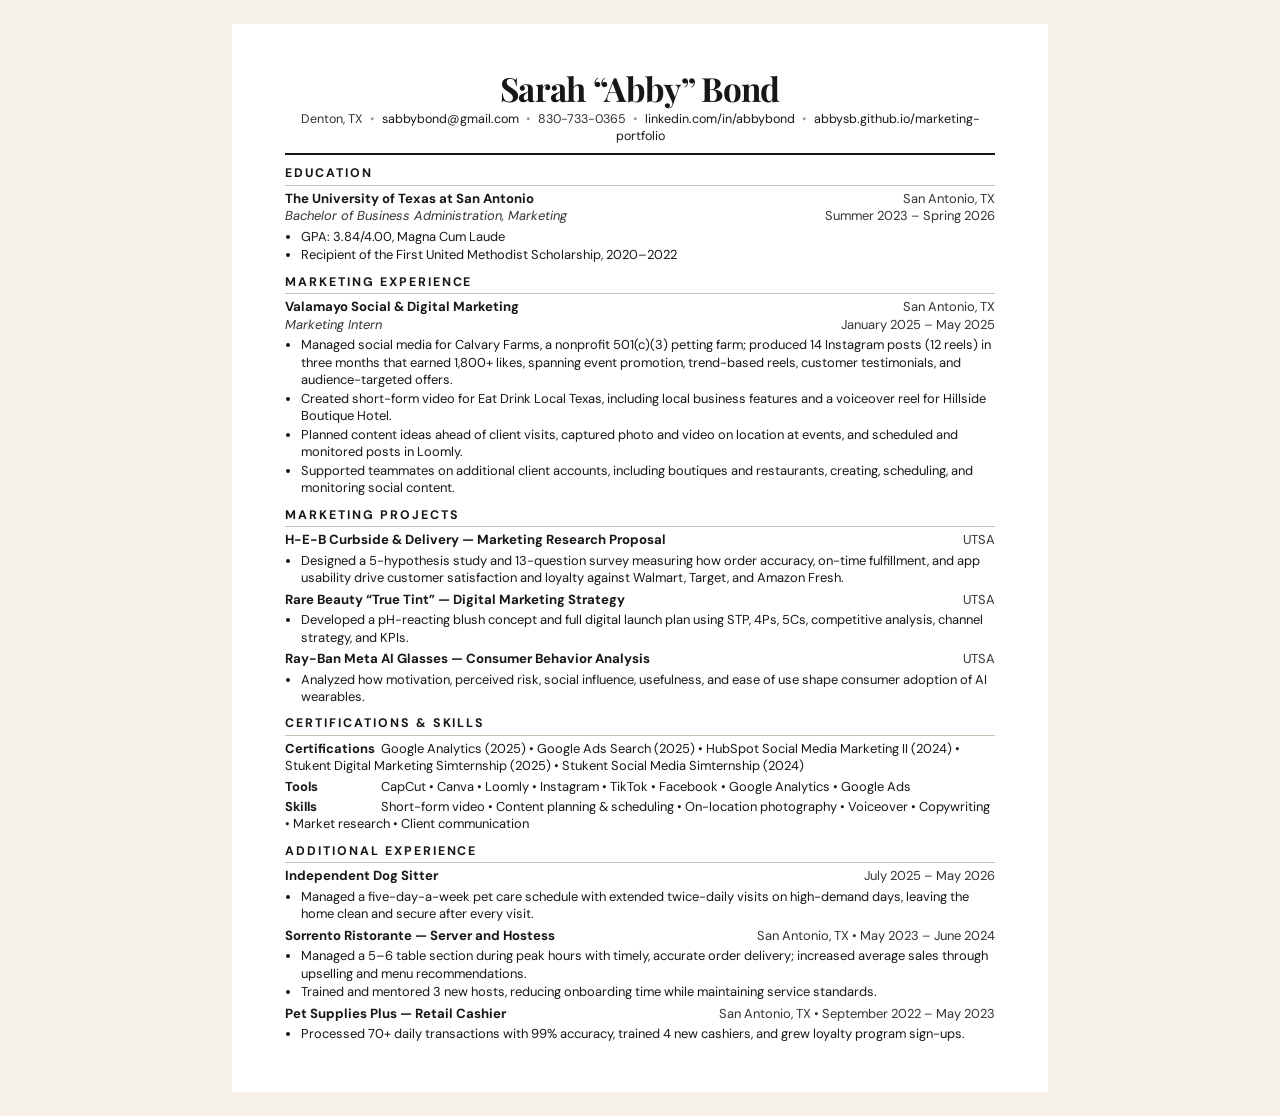
<file: resume.html>
<!DOCTYPE html>
<html lang="en">
<head>
  <meta charset="UTF-8">
  <meta name="viewport" content="width=device-width, initial-scale=1.0">
  <title>Sarah "Abby" Bond | Résumé</title>
  <link rel="preconnect" href="https://fonts.googleapis.com">
  <link rel="preconnect" href="https://fonts.gstatic.com" crossorigin>
  <link href="https://fonts.googleapis.com/css2?family=DM+Sans:wght@400;500;700&family=Playfair+Display:wght@700&display=swap" rel="stylesheet">
  <style>
    @page{size:letter;margin:0.42in 0.5in}
    *{box-sizing:border-box}
    body{margin:0;background:#f5f1e8;color:#171717;font:9.7pt/1.34 "DM Sans",Arial,sans-serif}
    .page{max-width:8.5in;margin:24px auto;background:white;padding:0.5in 0.55in}
    @media print{body{background:white}.page{margin:0;padding:0;max-width:none}}
    header{text-align:center;padding-bottom:8px;border-bottom:2px solid #171717}
    h1{font:700 25pt/1 "Playfair Display",Georgia,serif;margin:0 0 6px;letter-spacing:-.02em}
    .contact{font-size:9.4pt;color:#333}
    .contact a{color:#171717;text-decoration:none}
    .contact span+span::before{content:"•";margin:0 7px;color:#999}
    h2{font-size:9.3pt;letter-spacing:.16em;margin:10px 0 4px;padding-bottom:3px;border-bottom:1px solid #c9c2b5}
    .row{display:flex;justify-content:space-between;gap:12px}
    .row b{font-size:9.9pt}
    .row .r{white-space:nowrap;color:#333}
    .sub{font-style:italic;color:#333}
    .item{margin-top:4px}
    ul{margin:3px 0 0;padding-left:16px}
    li{margin-bottom:1.5px}
    .skills p{margin:3px 0}
    .skills b{display:inline-block;min-width:96px}
  </style>
</head>
<body>
  <div class="page">
    <header>
      <h1>Sarah “Abby” Bond</h1>
      <div class="contact"><span>Denton, TX</span><span><a href="mailto:sabbybond@gmail.com">sabbybond@gmail.com</a></span><span>830-733-0365</span><span><a href="https://www.linkedin.com/in/abbybond/">linkedin.com/in/abbybond</a></span><span><a href="https://abbysb.github.io/marketing-portfolio/">abbysb.github.io/marketing-portfolio</a></span></div>
    </header>

    <h2>EDUCATION</h2>
    <div class="row"><b>The University of Texas at San Antonio</b><span class="r">San Antonio, TX</span></div>
    <div class="row"><span class="sub">Bachelor of Business Administration, Marketing</span><span class="r">Summer 2023 – Spring 2026</span></div>
    <ul>
      <li>GPA: 3.84/4.00, Magna Cum Laude</li>
      <li>Recipient of the First United Methodist Scholarship, 2020–2022</li>
    </ul>

    <h2>MARKETING EXPERIENCE</h2>
    <div class="row"><b>Valamayo Social &amp; Digital Marketing</b><span class="r">San Antonio, TX</span></div>
    <div class="row"><span class="sub">Marketing Intern</span><span class="r">January 2025 – May 2025</span></div>
    <ul>
      <li>Managed social media for Calvary Farms, a nonprofit 501(c)(3) petting farm; produced 14 Instagram posts (12 reels) in three months that earned 1,800+ likes, spanning event promotion, trend-based reels, customer testimonials, and audience-targeted offers.</li>
      <li>Created short-form video for Eat Drink Local Texas, including local business features and a voiceover reel for Hillside Boutique Hotel.</li>
      <li>Planned content ideas ahead of client visits, captured photo and video on location at events, and scheduled and monitored posts in Loomly.</li>
      <li>Supported teammates on additional client accounts, including boutiques and restaurants, creating, scheduling, and monitoring social content.</li>
    </ul>

    <h2>MARKETING PROJECTS</h2>
    <div class="item"><div class="row"><b>H-E-B Curbside &amp; Delivery — Marketing Research Proposal</b><span class="r">UTSA</span></div>
    <ul><li>Designed a 5-hypothesis study and 13-question survey measuring how order accuracy, on-time fulfillment, and app usability drive customer satisfaction and loyalty against Walmart, Target, and Amazon Fresh.</li></ul></div>
    <div class="item"><div class="row"><b>Rare Beauty “True Tint” — Digital Marketing Strategy</b><span class="r">UTSA</span></div>
    <ul><li>Developed a pH-reacting blush concept and full digital launch plan using STP, 4Ps, 5Cs, competitive analysis, channel strategy, and KPIs.</li></ul></div>
    <div class="item"><div class="row"><b>Ray-Ban Meta AI Glasses — Consumer Behavior Analysis</b><span class="r">UTSA</span></div>
    <ul><li>Analyzed how motivation, perceived risk, social influence, usefulness, and ease of use shape consumer adoption of AI wearables.</li></ul></div>

    <h2>CERTIFICATIONS &amp; SKILLS</h2>
    <div class="skills">
      <p><b>Certifications</b>Google Analytics (2025) • Google Ads Search (2025) • HubSpot Social Media Marketing II (2024) • Stukent Digital Marketing Simternship (2025) • Stukent Social Media Simternship (2024)</p>
      <p><b>Tools</b>CapCut • Canva • Loomly • Instagram • TikTok • Facebook • Google Analytics • Google Ads</p>
      <p><b>Skills</b>Short-form video • Content planning &amp; scheduling • On-location photography • Voiceover • Copywriting • Market research • Client communication</p>
    </div>

    <h2>ADDITIONAL EXPERIENCE</h2>
    <div class="item"><div class="row"><b>Independent Dog Sitter</b><span class="r">July 2025 – May 2026</span></div>
    <ul><li>Managed a five-day-a-week pet care schedule with extended twice-daily visits on high-demand days, leaving the home clean and secure after every visit.</li></ul></div>
    <div class="item"><div class="row"><b>Sorrento Ristorante — Server and Hostess</b><span class="r">San Antonio, TX • May 2023 – June 2024</span></div>
    <ul>
      <li>Managed a 5–6 table section during peak hours with timely, accurate order delivery; increased average sales through upselling and menu recommendations.</li>
      <li>Trained and mentored 3 new hosts, reducing onboarding time while maintaining service standards.</li>
    </ul></div>
    <div class="item"><div class="row"><b>Pet Supplies Plus — Retail Cashier</b><span class="r">San Antonio, TX • September 2022 – May 2023</span></div>
    <ul>
      <li>Processed 70+ daily transactions with 99% accuracy, trained 4 new cashiers, and grew loyalty program sign-ups.</li>
    </ul></div>
  </div>
</body>
</html>
</file>
<file: style.css>
:root{--ink:#171717;--paper:#f5f1e8;--accent:#ff5c35;--lime:#d7ff43;--blue:#8fc7ff;--muted:#777;--line:#d8d2c7}*{box-sizing:border-box}html{scroll-behavior:smooth}body{margin:0;background:var(--paper);color:var(--ink);font-family:"DM Sans",sans-serif}.container{width:min(1180px,calc(100% - 48px));margin:auto}.nav-wrap{position:sticky;top:0;z-index:20;background:rgba(245,241,232,.92);backdrop-filter:blur(10px);border-bottom:1px solid var(--line)}.nav{height:72px;display:flex;align-items:center;justify-content:space-between}.brand{font:700 25px "Playfair Display";color:var(--ink);text-decoration:none}.nav-links{display:flex;gap:30px}.nav a{color:var(--ink);text-decoration:none}.nav-links a{font-size:14px}.menu-btn{display:none;background:none;border:0;font:600 14px "DM Sans"}.hero{padding:110px 0 70px}.eyebrow,.kicker,.project-type,.card-copy>span{font-size:12px;font-weight:700;letter-spacing:.16em}.hero h1,.section h2,.about-section h2,.contact h2{font:700 clamp(58px,9vw,124px)/.88 "Playfair Display";letter-spacing:-.055em;margin:22px 0 30px}.hero h1 em,.section h2 em,.about-section h2 em,.contact h2 em{font-weight:700}.hero-copy{font-size:20px;line-height:1.6;max-width:680px}.hero-actions,.contact-actions{display:flex;gap:12px;margin-top:34px}.button{display:inline-block;padding:15px 22px;border-radius:100px;text-decoration:none;font-weight:700;font-size:14px}.primary{background:var(--ink);color:white}.ghost{border:1px solid var(--ink);color:var(--ink)}.hero-stats{display:grid;grid-template-columns:1fr 2fr 1fr;margin-top:90px;border-top:1px solid var(--ink);padding-top:22px;gap:20px}.hero-stats div{display:flex;flex-direction:column;gap:5px}.hero-stats strong{font-size:20px}.hero-stats span{font-size:12px;color:var(--muted)}.ticker{overflow:hidden;background:var(--ink);color:var(--lime);padding:15px 0;white-space:nowrap;font-weight:700;letter-spacing:.08em}.ticker div{width:max-content;animation:scroll 25s linear infinite}@keyframes scroll{to{transform:translateX(-50%)}}.section{padding:110px 0}.section-heading{display:flex;justify-content:space-between;align-items:flex-end;margin-bottom:60px}.section-heading h2,.about-section h2,.contact h2{font-size:clamp(48px,6vw,82px);margin:15px 0 0}.section-heading>p{max-width:360px;line-height:1.6;color:var(--muted)}.feature-card{display:grid;grid-template-columns:1.15fr 1fr;background:white;border:1px solid var(--line)}.project-visual,.card-visual{min-height:500px;position:relative;display:flex;align-items:center;justify-content:center}.project-visual.internship{background:var(--accent)}.visual-label{position:absolute;top:22px;left:22px;font-size:11px;font-weight:700;letter-spacing:.12em}.upload-placeholder{width:70%;aspect-ratio:4/3;border:1.5px dashed rgba(23,23,23,.65);display:flex;flex-direction:column;align-items:center;justify-content:center;text-align:center}.upload-placeholder span{font-size:44px;font-weight:300}.upload-placeholder p{font-size:13px;line-height:1.5}.project-info{padding:55px}.project-info h3,.card-copy h3{font:700 45px "Playfair Display";margin:10px 0 18px}.project-info>p{line-height:1.65;color:#555}.tags{display:flex;flex-wrap:wrap;gap:8px;margin:24px 0}.tags span{border:1px solid #bbb;border-radius:50px;padding:6px 10px;font-size:11px}.case-grid{border-top:1px solid var(--line);margin-top:32px}.case-grid div{padding:18px 0;border-bottom:1px solid var(--line)}.case-grid b{font-size:11px;letter-spacing:.12em}.case-grid p{margin:7px 0 0;font-size:13px}.placeholder-text{color:#999;font-style:italic}.subhead{display:flex;justify-content:space-between;border-bottom:1px solid var(--ink);padding:80px 0 15px;margin-bottom:25px}.subhead span{font-weight:700}.subhead p{margin:0;color:var(--muted)}.project-grid{display:grid;grid-template-columns:repeat(2,1fr);gap:24px}.project-grid.three{grid-template-columns:repeat(3,1fr)}.project-card{background:white;border:1px solid var(--line)}.card-visual{min-height:330px}.card-visual.warm{background:#ffc89e}.card-visual.dark{background:#272727;color:white}.card-visual.blue{background:var(--blue)}.card-visual.lime{background:var(--lime)}.card-visual.coral{background:#ff9a83}.upload-placeholder.small{width:65%;aspect-ratio:4/3}.card-copy{padding:28px}.card-copy h3{font-size:28px}.card-copy p{color:#666;line-height:1.55;font-size:14px}.about-section{background:var(--ink);color:white;padding:110px 0}.about-grid{display:grid;grid-template-columns:1fr 1fr;gap:80px}.about-copy{padding-top:50px;font-size:18px;line-height:1.7;color:#d4d4d4}.availability{color:var(--lime)!important;font-weight:700}.timeline{border-top:1px solid var(--ink)}.role{display:grid;grid-template-columns:220px 1fr;padding:32px 0;border-bottom:1px solid var(--line)}.date{font-size:12px;font-weight:700;letter-spacing:.12em}.role h3{font:700 27px "Playfair Display";margin:0 0 5px}.role p{margin:5px 0;color:#666}.role-desc{max-width:720px;line-height:1.6}.toolbox{margin-top:70px}.tool-list{display:flex;flex-wrap:wrap;gap:10px;margin-top:20px}.tool-list span{padding:12px 18px;border:1px solid var(--ink);border-radius:50px}.contact{background:var(--accent);padding:110px 0 30px}.contact p{font-size:18px;max-width:600px;line-height:1.6}.light{background:white;color:var(--ink)}footer{display:flex;justify-content:space-between;border-top:1px solid rgba(23,23,23,.4);padding-top:22px;margin-top:100px;font-size:12px}@media(max-width:800px){.container{width:min(100% - 30px,1180px)}.nav-links{display:none;position:absolute;top:72px;left:0;right:0;background:var(--paper);padding:24px;flex-direction:column;border-bottom:1px solid var(--line)}.nav-links.open{display:flex}.menu-btn{display:block}.hero{padding-top:70px}.hero h1{font-size:16vw}.hero-stats{grid-template-columns:1fr}.section-heading,.feature-card,.about-grid{display:block}.section-heading>p{margin-top:25px}.project-visual{min-height:400px}.project-info{padding:30px}.project-grid,.project-grid.three{grid-template-columns:1fr}.role{grid-template-columns:1fr;gap:12px}.subhead{display:block}.subhead p{margin-top:8px}.hero-actions{flex-wrap:wrap}}
.photo-hero{overflow:hidden;background:#111}.photo-hero img,.media-card img,.cert-preview>img{width:100%;height:100%;object-fit:cover;display:block}.media-card{overflow:hidden}.document-cover{display:flex;flex-direction:column;align-items:center;justify-content:center;text-align:center}.document-cover>span{font:700 52px "Playfair Display";letter-spacing:-.04em}.document-cover>p{line-height:1.5;font-weight:600}.mini-gallery{display:grid;grid-template-columns:1fr 1fr;gap:8px;margin-top:20px}.mini-gallery img{width:100%;aspect-ratio:4/3;object-fit:cover}.cert-preview{background:#fff;overflow:hidden}.cert-preview>img{object-fit:contain;padding:18px}.cert-grid{display:grid;grid-template-columns:repeat(3,1fr);gap:8px;margin-top:22px}.cert-grid a{color:var(--ink);text-decoration:none;font-size:10px}.cert-grid img{width:100%;aspect-ratio:4/3;object-fit:contain;background:#f7f7f7;border:1px solid var(--line);display:block;margin-bottom:6px}.credential-links{display:flex;flex-direction:column;gap:8px;margin-top:18px}.credential-links a{color:var(--ink);font-size:13px;font-weight:700}.recommendation{margin-top:70px}.recommendation>a{display:flex;align-items:center;gap:20px;color:var(--ink);text-decoration:none;margin-top:20px}.recommendation img{width:150px;height:190px;object-fit:cover;border:1px solid var(--line)}@media(max-width:800px){.cert-grid{grid-template-columns:1fr}.recommendation>a{align-items:flex-start}.recommendation img{width:110px;height:145px}}
/* Explicit Calvary Farms layout */
.calvary-feature{display:grid!important;grid-template-columns:minmax(0,1.15fr) minmax(0,1fr)!important;align-items:stretch}
.calvary-photo{position:relative;min-height:620px;overflow:hidden;background:#e9e2d5}
.calvary-photo>img{position:absolute;inset:0;width:100%;height:100%;display:block;object-fit:cover;object-position:center}
.calvary-photo .visual-label{z-index:2;background:rgba(245,241,232,.9);padding:8px 10px}
@media(max-width:800px){.calvary-feature{display:block!important}.calvary-photo{min-height:440px}}

/* Reorganized photography: images live in one dedicated gallery */
.text-only-feature{display:block!important;max-width:900px}
.text-only-feature .project-info{padding:55px}
.portfolio-gallery{margin:34px 0 20px}
.gallery-heading{display:grid;grid-template-columns:1fr 1fr;gap:20px;align-items:end;padding:26px 0 22px;border-top:1px solid var(--ink)}
.gallery-heading h3{font:700 clamp(34px,4vw,56px) "Playfair Display";margin:8px 0 0}
.gallery-heading p{color:var(--muted);margin:0;justify-self:end;max-width:330px}
.gallery-grid{display:grid;grid-template-columns:repeat(2,minmax(0,1fr));gap:18px}
.gallery-item{margin:0;background:white;border:1px solid var(--line)}
.gallery-item img{width:100%;height:360px;display:block;object-fit:cover}
.gallery-item-featured{grid-column:1/-1}
.gallery-item-featured img{height:560px;object-position:center}
.gallery-item figcaption{display:flex;justify-content:space-between;gap:16px;padding:16px 18px;font-size:12px}
.gallery-item figcaption span{color:var(--muted);text-align:right}
@media(max-width:800px){.gallery-heading,.gallery-grid{display:block}.gallery-heading p{margin-top:12px}.gallery-item{margin-bottom:16px}.gallery-item img,.gallery-item-featured img{height:360px}.text-only-feature .project-info{padding:30px}}

/* Social content: results bar, spotlight embeds, filterable reel library */
.social-section{margin:60px 0 20px}
.results-bar{display:grid;grid-template-columns:repeat(4,1fr) 1.6fr;background:var(--ink);color:white}
.results-bar div{display:flex;flex-direction:column;gap:6px;padding:26px 24px;border-right:1px solid #333}
.results-bar div:last-child{border-right:0}
.results-bar strong{font:700 clamp(30px,3.4vw,46px)/1 "Playfair Display";color:var(--lime)}
.results-bar span{font-size:12px;color:#cfcfcf;line-height:1.4}
.results-note{font-size:12px;color:var(--muted);margin:10px 0 0}
.featured-reels{display:grid;grid-template-columns:repeat(3,minmax(0,1fr));gap:24px;align-items:start}
.featured-reel{margin:0;background:white;border:1px solid var(--line);padding:14px}
.featured-reel .instagram-media{min-width:0!important;width:100%!important;margin:0!important;border:0!important}
.featured-reel figcaption{padding:16px 6px 6px}
.featured-reel figcaption b{display:block;font:700 24px "Playfair Display";margin:8px 0}
.featured-reel figcaption p{margin:0;color:#666;font-size:14px;line-height:1.55}
.reel-filters{display:flex;flex-wrap:wrap;gap:8px;margin-bottom:24px}
.reel-filters button{font:600 13px "DM Sans";padding:10px 16px;border-radius:50px;border:1px solid var(--ink);background:transparent;color:var(--ink);cursor:pointer}
.reel-filters button.active{background:var(--ink);color:white}
.reel-grid{display:grid;grid-template-columns:repeat(3,minmax(0,1fr));gap:24px;align-items:start}
.reel-card{background:white;border:1px solid var(--line);padding:14px}
.reel-card[hidden]{display:none}
.reel-tile{width:100%;aspect-ratio:4/5;border:0;cursor:pointer;display:flex;flex-direction:column;justify-content:space-between;align-items:flex-start;padding:22px;text-align:left;font:700 clamp(26px,2.4vw,34px)/1.05 "Playfair Display";color:var(--ink);transition:transform .2s}
.reel-tile:hover{transform:scale(.985)}
.reel-play{width:54px;height:54px;border-radius:50%;background:var(--ink);color:white;display:grid;place-items:center;font:400 18px "DM Sans";padding-left:3px}
.t-lime{background:var(--lime)}.t-accent{background:var(--accent)}.t-blue{background:var(--blue)}.t-warm{background:#ffc89e}.t-coral{background:#ff9a83}.t-dark{background:#272727;color:white}.t-dark .reel-play{background:var(--lime);color:var(--ink)}
.reel-card .instagram-media{min-width:0!important;width:100%!important;margin:0!important;border:0!important}
.reel-meta{display:flex;justify-content:space-between;gap:10px;font-size:12px;padding:14px 4px 0;color:var(--muted)}
.reel-meta b{color:var(--ink);white-space:nowrap}
.reel-card p{font-size:14px;line-height:1.5;color:#555;margin:8px 4px 4px}
.tldr{background:var(--paper);border-left:3px solid var(--ink);padding:14px 16px;margin:16px 0}
.tldr b{font-size:11px;letter-spacing:.14em}
.tldr ul{margin:10px 0 0;padding-left:18px}
.tldr li{font-size:13px;line-height:1.5;color:#444;margin-bottom:8px}
.tldr li:last-child{margin-bottom:0}
.contact-actions{flex-wrap:wrap}
@media(max-width:1000px){.results-bar{grid-template-columns:repeat(2,1fr)}.results-bar div:last-child{grid-column:1/-1}.results-bar div{border-bottom:1px solid #333}.featured-reels,.reel-grid{grid-template-columns:repeat(2,minmax(0,1fr))}}
@media(max-width:640px){.featured-reels,.reel-grid{grid-template-columns:1fr}}
a.reel-tile{text-decoration:none}
.reel-tile small{display:block;font:600 12px "DM Sans";letter-spacing:.04em;margin-top:10px;opacity:.75}
/* Reel cover photos */
.reel-tile.has-cover{position:relative;overflow:hidden;background-color:#272727;background-size:cover;background-position:center;color:white;justify-content:space-between}
.reel-tile.has-cover::after{content:"";position:absolute;inset:0;background:linear-gradient(to top,rgba(0,0,0,.82) 0%,rgba(0,0,0,.25) 45%,rgba(0,0,0,.1) 70%,rgba(0,0,0,.35) 100%)}
.reel-tile.has-cover>span{position:relative;z-index:1}
.reel-tile.has-cover .reel-play{background:white;color:var(--ink)}
.ig-badge{position:absolute!important;top:22px;right:22px;font:700 11px "DM Sans";letter-spacing:.06em;text-transform:uppercase;background:var(--lime);color:var(--ink);padding:7px 10px;border-radius:50px}
.reel-tile.has-cover small{opacity:.9}
.reel-tile.has-cover .reel-play{visibility:hidden}
/* 30-second summary: hover/focus pop-over that never changes card height */
.tldr{position:relative;background:none;border:0;padding:0;margin:14px 0 4px}
.tldr-toggle{font:700 12px "DM Sans";letter-spacing:.1em;text-transform:uppercase;background:var(--paper);border:1px solid var(--ink);border-radius:50px;padding:9px 14px;cursor:pointer;color:var(--ink)}
.tldr-panel{position:absolute;z-index:30;top:calc(100% + 8px);left:-12px;width:calc(100% + 24px);min-width:280px;background:white;border:1px solid var(--ink);border-left:4px solid var(--ink);box-shadow:0 18px 40px rgba(0,0,0,.18);padding:16px 18px;opacity:0;visibility:hidden;transform:translateY(-6px);transition:opacity .18s,transform .18s,visibility .18s}
.tldr:hover .tldr-panel,.tldr:focus-within .tldr-panel{opacity:1;visibility:visible;transform:none}
.tldr:hover .tldr-toggle,.tldr:focus-within .tldr-toggle{background:var(--ink);color:white}
</file>
